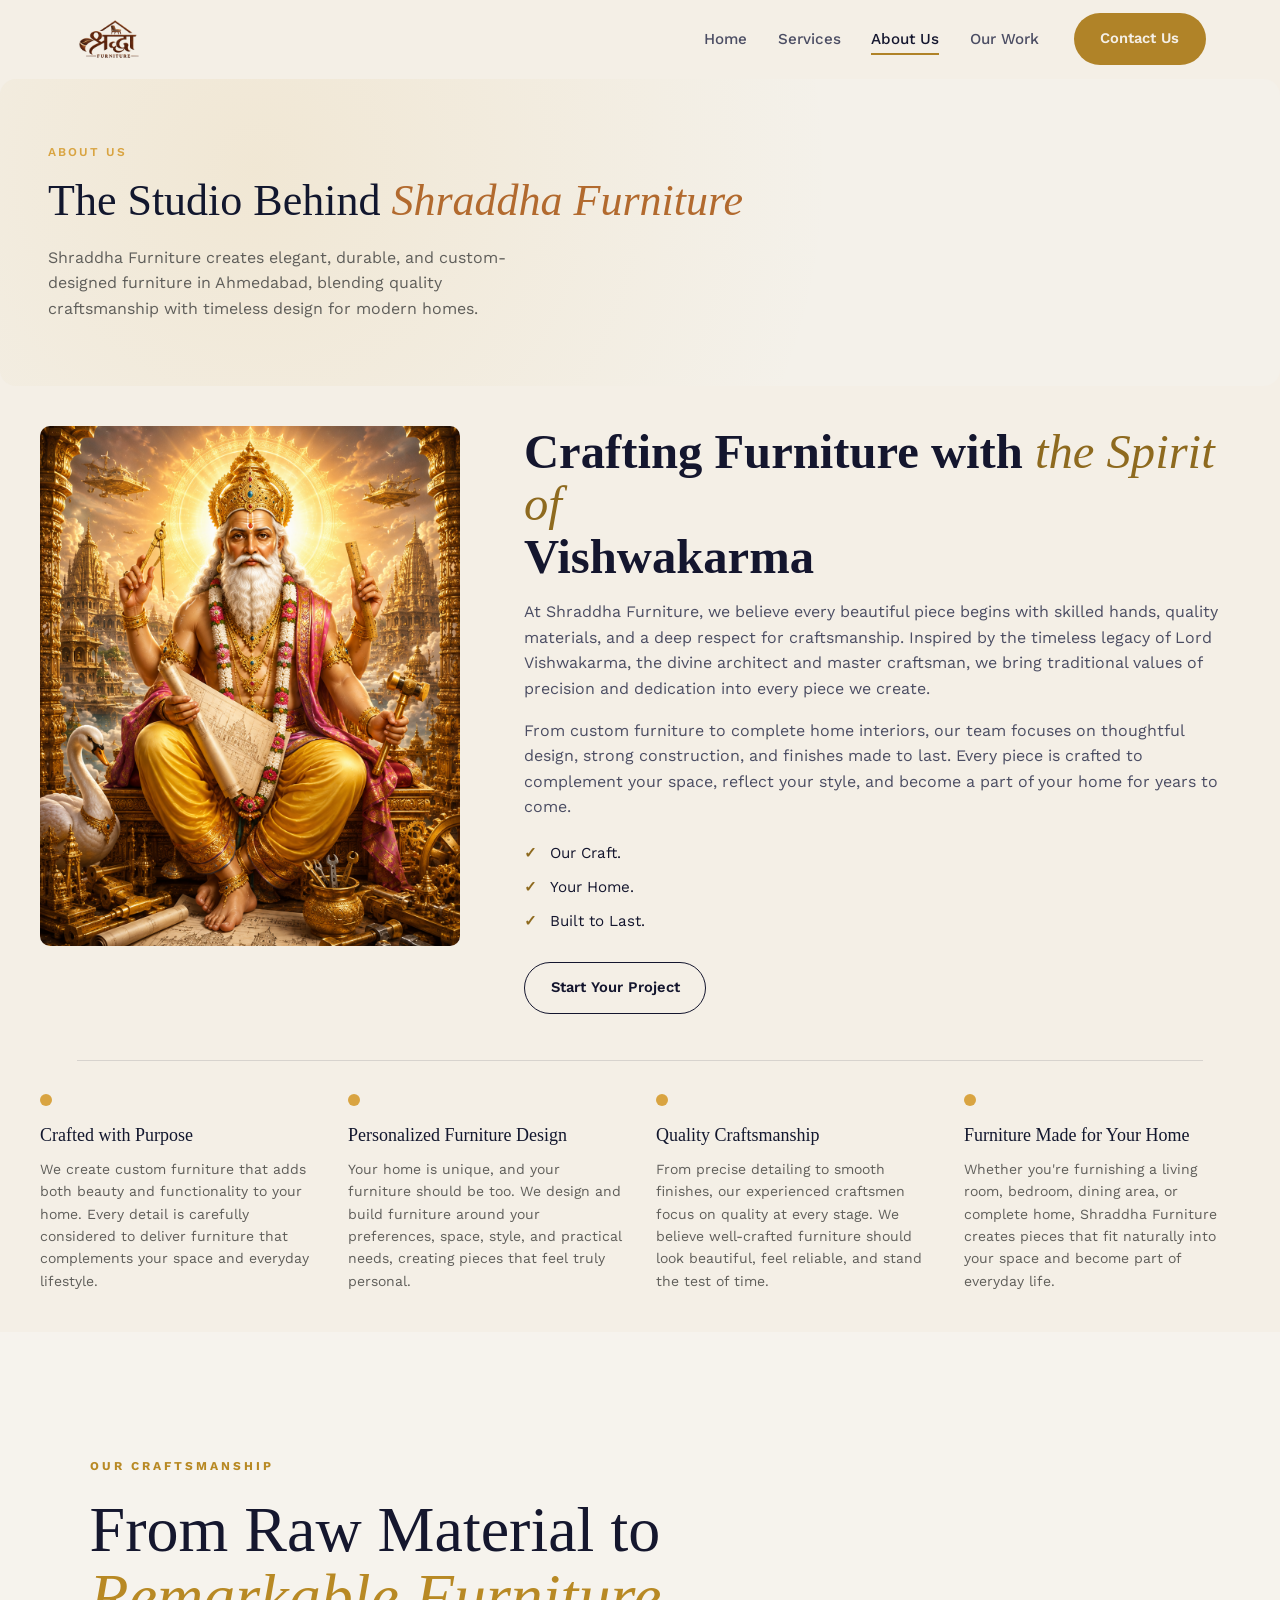
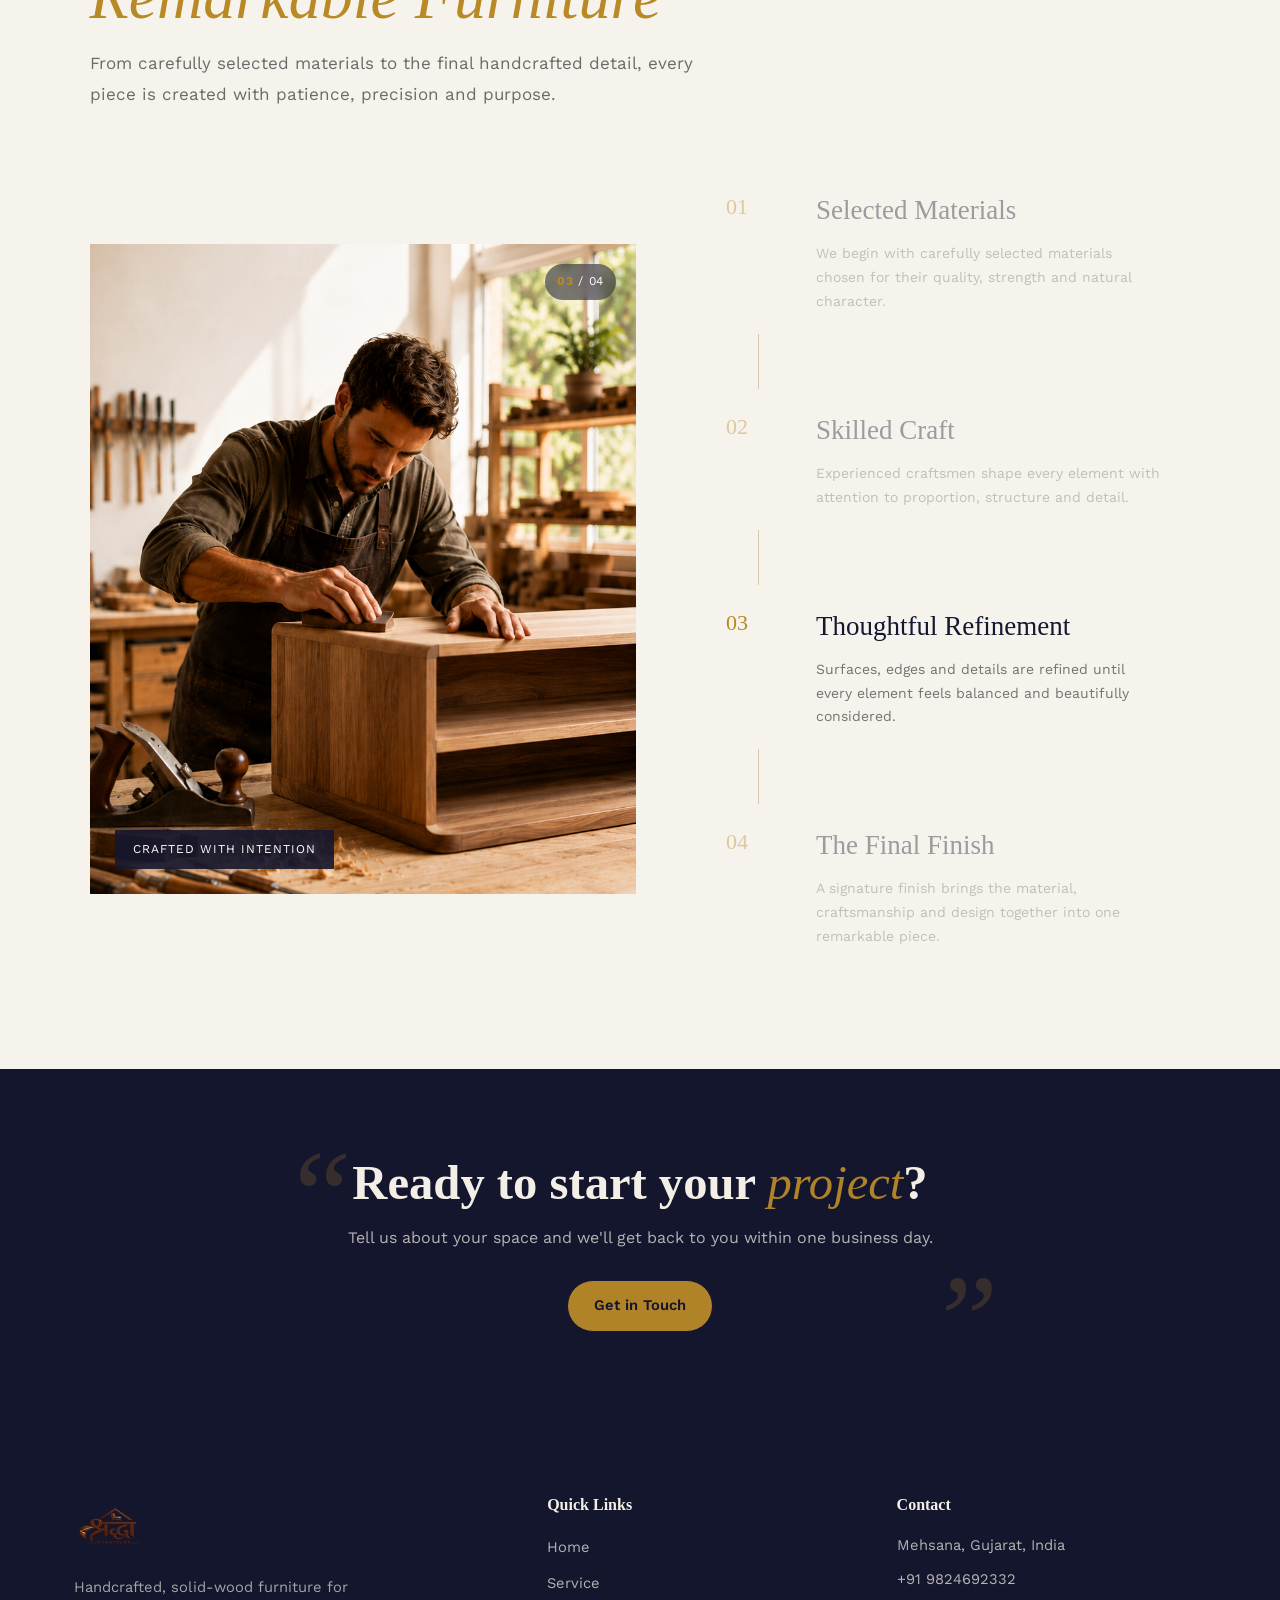
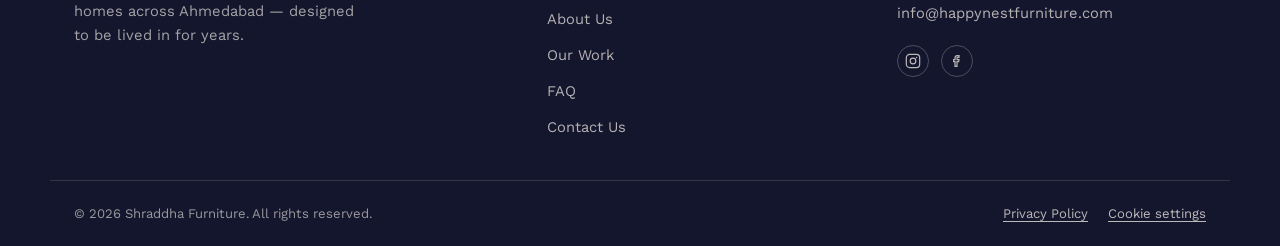
<file: about.html>
<!DOCTYPE html>
<html lang="en">
<head>
<meta charset="UTF-8">
<meta name="viewport" content="width=device-width, initial-scale=1.0">
<title>About Shraddha Furniture | Luxury Furniture Brand in Gujarat</title>
<meta name="description" content="Meet Shraddha Furniture — Gujarat's trusted luxury furniture showroom serving Mehsana & Ahmedabad. Discover our story, craftsmanship & passion. Visit us today!">
<link rel="icon" type="image/png" href="assets/logo.png">
<link rel="preconnect" href="https://fonts.googleapis.com">
<link rel="preconnect" href="https://fonts.gstatic.com" crossorigin>
<link href="https://fonts.googleapis.com/css2?family=Fraunces:opsz,wght@9..144,400;9..144,500;9..144,600;9..144,700&family=Work+Sans:wght@400;500;600&display=swap" rel="stylesheet"><link rel="stylesheet" href="css/style.css">
<link rel="stylesheet" href="css/style.css">
</head>
<body data-page="about">

<a class="skip-link" href="#main">Skip to content</a>
<!-- ===== HEADER / NAV ===== -->
<header class="site-header" id="siteHeader">
  <div class="header-inner">
    <a href="index.html" class="brand">
      <img src="assets/logo.png" alt="Happynest Furniture logo" class="brand-logo">
    </a>

    <nav class="main-nav" id="mainNav" aria-label="Primary">
      <ul>
        <li><a href="index.html" class="nav-link" data-page="home">Home</a></li>
        <li><a href="service.html" class="nav-link" data-page="service">Services</a></li>
        <li><a href="about.html" class="nav-link active-link" data-page="about">About Us</a></li>
        <li><a href="work.html" class="nav-link" data-page="work">Our Work</a></li>
      </ul>
      <a href="index.html#contact" class="btn btn-contact">Contact Us</a>
    </nav>

    <button class="nav-toggle" id="navToggle" aria-label="Open menu" aria-expanded="false" aria-controls="mainNav">
      <span></span><span></span><span></span>
    </button>
  </div>
</header>
<main id="main">

  <!-- ===== PAGE HEADER ===== -->
  <section class="about-section">
  <p class="about-section__eyebrow">About us</p>
  <h2 class="about-section__heading">The Studio Behind <em>Shraddha Furniture</em></h2>
  <p class="about-section__text">Shraddha Furniture creates elegant, durable, and custom-designed furniture in Ahmedabad, blending quality craftsmanship with timeless design for modern homes.</p>
  </section>
  <!-- ===== ABOUT ===== -->
  <section class="story-section">

    <div class="tilt-image">
  <img src="assets/lordvishwakarma.png" alt="Lord Vishwakarma" />
</div>
    

      <div class="about-copy reveal">
        <h2 class="display-lg">Crafting Furniture with<em> the Spirit of <br></em> Vishwakarma</h2>
        <p>At Shraddha Furniture, we believe every beautiful piece begins with skilled hands, quality materials, and a deep respect for craftsmanship. Inspired by the timeless legacy of Lord Vishwakarma, the divine architect and master craftsman, we bring traditional values of precision and dedication into every piece we create.</p>
        <p>From custom furniture to complete home interiors, our team focuses on thoughtful design, strong construction, and finishes made to last. Every piece is crafted to complement your space, reflect your style, and become a part of your home for years to come.</p>
        <ul class="check-list">
          <li>Our Craft.</li>
          <li>Your Home.</li>
          <li>Built to Last.</li>
        </ul>
        <a href="index.html#contact" class="btn btn-primary">Start Your Project</a>
      </div>
    </div>
  </section>
  <!-- ===== WHY US ===== -->
  <div class="timeline">
  <div class="timeline__line"></div>

  <div class="timeline__item">
    <span class="timeline__dot"></span>
    <h4 class="timeline__heading">Crafted with Purpose</h4>
    <p class="timeline__text">We create custom furniture that adds both beauty and functionality to your home. Every detail is carefully considered to deliver furniture that complements your space and everyday lifestyle.</p>
  </div>

  <div class="timeline__item">
    <span class="timeline__dot"></span>
    <h4 class="timeline__heading">Personalized Furniture Design</h4>
    <p class="timeline__text">Your home is unique, and your furniture should be too. We design and build furniture around your preferences, space, style, and practical needs, creating pieces that feel truly personal.</p>
  </div>

  <div class="timeline__item">
    <span class="timeline__dot"></span>
    <h4 class="timeline__heading">Quality Craftsmanship</h4>
    <p class="timeline__text">From precise detailing to smooth finishes, our experienced craftsmen focus on quality at every stage. We believe well-crafted furniture should look beautiful, feel reliable, and stand the test of time.</p>
  </div>

  <div class="timeline__item">
    <span class="timeline__dot"></span>
    <h4 class="timeline__heading">Furniture Made for Your Home</h4>
    <p class="timeline__text">Whether you're furnishing a living room, bedroom, dining area, or complete home, Shraddha Furniture creates pieces that fit naturally into your space and become part of everyday life.</p>
  </div>

</div>
  <!-- ===== CTA BANNER ===== -->
 <section class="craft-editorial">
  <div class="craft-editorial-header">
    <span>OUR CRAFTSMANSHIP</span>
    <h2>From Raw Material to <em>Remarkable Furniture</em></h2>
    <p>
      From carefully selected materials to the final handcrafted detail,
      every piece is created with patience, precision and purpose.
    </p>
  </div>

  <div class="craft-editorial-grid">

    <div class="craft-editorial-image" id="craftStage">
  <img src="assets/craft1.png"   alt="Selected materials"      class="stage-img is-active" data-step="1">
  <img src="assets/craft2.png"       alt="Skilled craft"           class="stage-img"            data-step="2">
  <img src="assets/craft3.png"  alt="Thoughtful refinement"   class="stage-img"            data-step="3">
  <img src="assets/craft4.png" alt="The final finish"      class="stage-img"            data-step="4">

  <div class="stage-count"><b id="craftCurrent">01</b> / 04</div>
  <div class="image-caption">Crafted with intention</div>
</div>

    <div class="craft-editorial-steps">

      <div class="editorial-step" data-step="1">
        <div class="editorial-number">01</div>
        <div>
          <h3>Selected Materials</h3>
          <p>
            We begin with carefully selected materials chosen for their
            quality, strength and natural character.
          </p>
        </div>
      </div>

      <div class="editorial-line"></div>

      <div class="editorial-step"  data-step="2">
        <div class="editorial-number">02</div>
        <div>
          <h3>Skilled Craft</h3>
          <p>
            Experienced craftsmen shape every element with attention
            to proportion, structure and detail.
          </p>
        </div>
      </div>

      <div class="editorial-line"></div>

      <div class="editorial-step" data-step="3">
        <div class="editorial-number">03</div>
        <div>
          <h3>Thoughtful Refinement</h3>
          <p>
            Surfaces, edges and details are refined until every element
            feels balanced and beautifully considered.
          </p>
        </div>
      </div>

      <div class="editorial-line"></div>

      <div class="editorial-step"  data-step="4">
        <div class="editorial-number">04</div>
        <div>
          <h3>The Final Finish</h3>
          <p>
            A signature finish brings the material, craftsmanship and
            design together into one remarkable piece.
          </p>
        </div>
      </div>

    </div>

  </div>
</section>

<section class="cta-banner">
    <div class="section-inner cta-inner reveal">
      <h2 class="display-lg">Ready to start your <em>project</em>?</h2>
      <p>Tell us about your space and we'll get back to you within one business day.</p>
      <a href="index.html#contact" class="btn btn-primary">Get in Touch</a>
    </div>
  </section>

<!-- ===== FOOTER ===== -->
<footer class="site-footer">
  <div class="section-inner footer-grid">
    <div class="footer-brand">
      <a href="index.html" class="brand">
        <img src="assets/logo.png" alt="Happynest Furniture logo" class="brand-logo">
      </a>
      <p>Handcrafted, solid-wood furniture for homes across Ahmedabad — designed to be lived in for years.</p>
    </div>

    <div class="footer-links">
      <h4>Quick Links</h4>
      <ul>
        <li><a href="index.html">Home</a></li>
        <li><a href="service.html">Service</a></li>
        <li><a href="about.html">About Us</a></li>
        <li><a href="work.html">Our Work</a></li>
        <li><a href="index.html#faq">FAQ</a></li>
        <li><a href="index.html#contact">Contact Us</a></li>
      </ul>
    </div>

    <div class="footer-contact">
      <h4>Contact</h4>
      <ul>
        <li>Mehsana, Gujarat, India</li>
        <li><a href="tel:+919824692332">+91 9824692332</a></li>
        <li><a href="mailto:hello@happynestfurniture.com">info@happynestfurniture.com</a></li>
      </ul>
      <div class="footer-social" aria-label="Social links">
  <a href="https://instagram.com/yourhandle" target="_blank" rel="noopener" aria-label="Instagram">
    <svg width="16" height="16" viewBox="0 0 24 24" fill="none" stroke="currentColor" stroke-width="1.8">
      <rect x="2" y="2" width="20" height="20" rx="5"/>
      <circle cx="12" cy="12" r="4.2"/>
      <circle cx="17.4" cy="6.6" r="1.1" fill="currentColor" stroke="none"/>
    </svg>
  </a>
  <a href="https://facebook.com/yourpage" target="_blank" rel="noopener" aria-label="Facebook">
    <svg width="16" height="16" viewBox="0 0 24 24" fill="none" stroke="currentColor" stroke-width="1.8">
      <path d="M15 4h-2.5A3.5 3.5 0 0 0 9 7.5V10H7v3h2v7h3v-7h2.5l.5-3H12V7.8c0-.7.3-1.1 1.1-1.1H15V4z"/>
    </svg>
  </a>
</div>
    </div>
  </div>

 <div class="footer-bottom section-inner">
  <span>© <span id="year"></span> Shraddha Furniture. All rights reserved.</span>
  <div class="footer-bottom-links">
    <a href="privacy-policy.html">Privacy Policy</a>
    <a href="#" id="cookieSettings">Cookie settings</a>
  </div>
</div>
</footer>

<button class="to-top" id="toTop" aria-label="Back to top">↑</button>

<script src="js/script.js"></script>
</body>
</html>
</file>
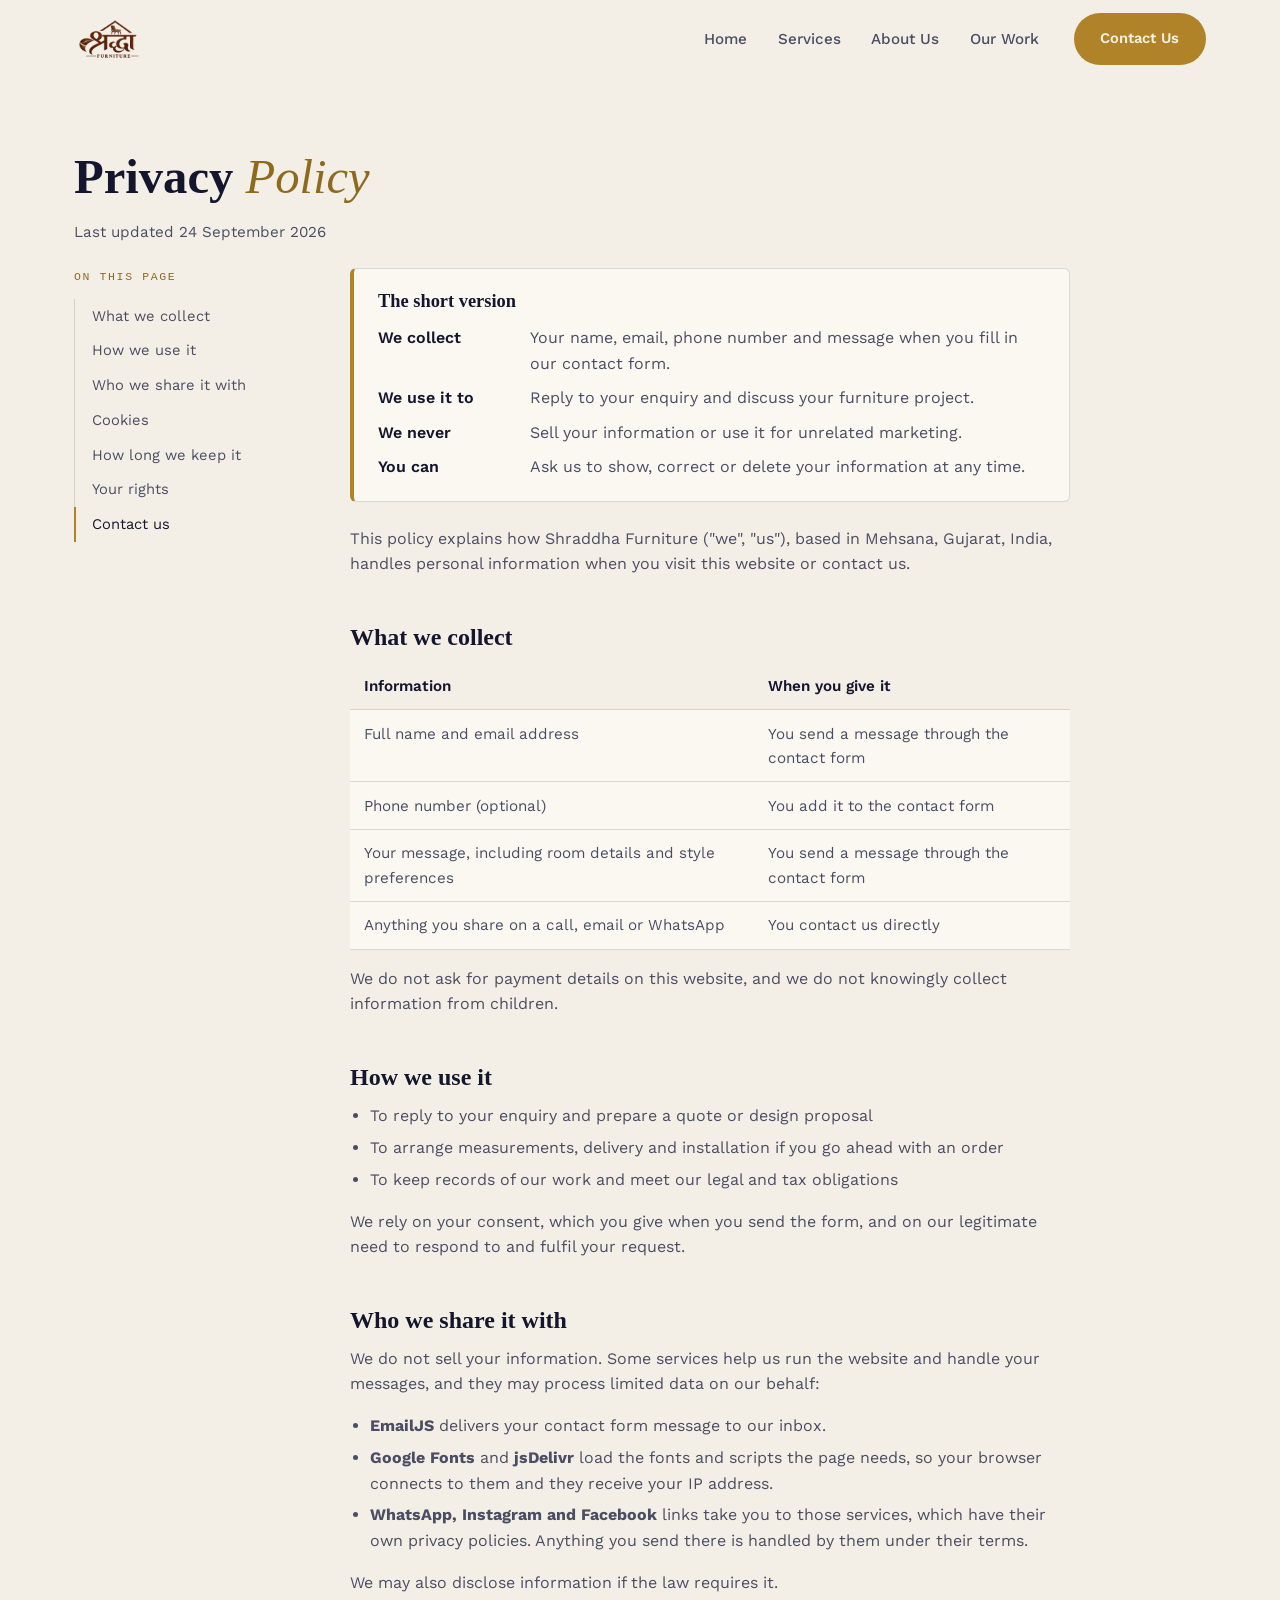
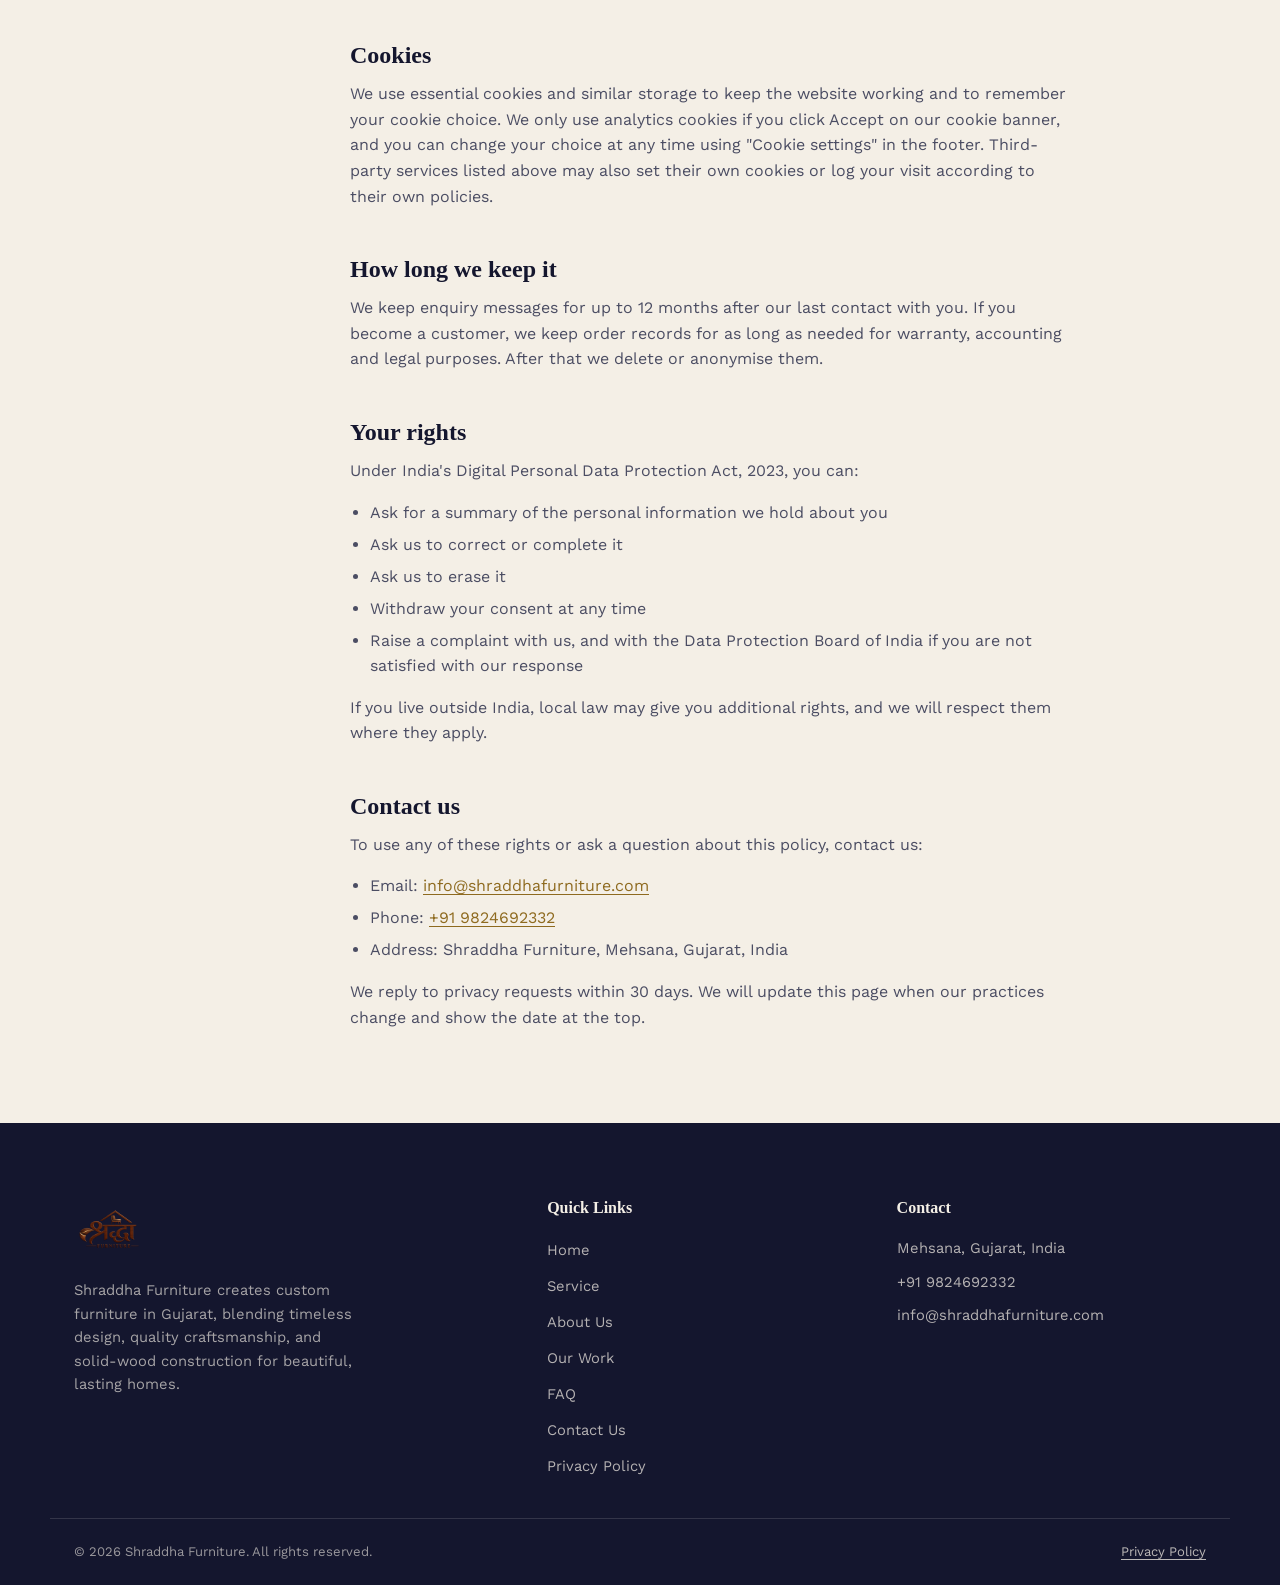
<file: privacy.html>
<!DOCTYPE html>
<html lang="en">
<head>
<meta charset="UTF-8">
<meta name="viewport" content="width=device-width, initial-scale=1.0">
<title>Privacy Policy | Shraddha Furniture</title>
<meta name="description" content="How Shraddha Furniture collects, uses and protects your personal information when you use our website or contact us.">
<link rel="icon" type="image/png" href="assets/logo.png">
<link rel="preconnect" href="https://fonts.googleapis.com">
<link rel="preconnect" href="https://fonts.gstatic.com" crossorigin>
<link href="https://fonts.googleapis.com/css2?family=Fraunces:opsz,wght@9..144,400;9..144,500;9..144,600;9..144,700&family=Work+Sans:wght@400;500;600&display=swap" rel="stylesheet">
<link rel="stylesheet" href="css/style.css">
</head>
<body data-page="privacy">

<a class="skip-link" href="#main">Skip to content</a>

<!-- ===== HEADER / NAV ===== -->
<header class="site-header" id="siteHeader">
  <div class="header-inner">
    <a href="index.html" class="brand">
      <img src="assets/logo.png" alt="Shraddha Furniture logo" class="brand-logo">
    </a>
    <div class="nav-backdrop"></div>
    <nav class="main-nav" id="mainNav" aria-label="Primary">
      <ul>
        <li><a href="index.html" class="nav-link" data-page="home">Home</a></li>
        <li><a href="service.html" class="nav-link" data-page="service">Services</a></li>
        <li><a href="about.html" class="nav-link" data-page="about">About Us</a></li>
        <li><a href="work.html" class="nav-link" data-page="work">Our Work</a></li>
      </ul>
      <a href="index.html#contact" class="btn btn-contact">Contact Us</a>
    </nav>

    <button class="nav-toggle" id="navToggle" aria-label="Open menu" aria-expanded="false" aria-controls="mainNav">
      <span></span><span></span><span></span>
    </button>
  </div>
</header>

<main id="main">
  <section class="policy-hero">
    <div class="section-inner">
      <h1 class="display-lg">Privacy <em>Policy</em></h1>
      <p class="updated">Last updated 24 September 2026</p>
    </div>
  </section>

  <div class="section-inner policy-layout">
    <aside class="policy-toc" aria-label="On this page">
      <p>On this page</p>
      <ul>
        <li><a href="#collect" class="on">What we collect</a></li>
        <li><a href="#use">How we use it</a></li>
        <li><a href="#share">Who we share it with</a></li>
        <li><a href="#cookies">Cookies</a></li>
        <li><a href="#keep">How long we keep it</a></li>
        <li><a href="#rights">Your rights</a></li>
        <li><a href="#contact-us">Contact us</a></li>
      </ul>
    </aside>

    <div class="policy-body">
      <section class="policy-summary" aria-labelledby="summary-h">
        <h2 id="summary-h">The short version</h2>
        <dl>
          <dt>We collect</dt><dd>Your name, email, phone number and message when you fill in our contact form.</dd>
          <dt>We use it to</dt><dd>Reply to your enquiry and discuss your furniture project.</dd>
          <dt>We never</dt><dd>Sell your information or use it for unrelated marketing.</dd>
          <dt>You can</dt><dd>Ask us to show, correct or delete your information at any time.</dd>
        </dl>
      </section>

      <p>This policy explains how Shraddha Furniture ("we", "us"), based in Mehsana, Gujarat, India, handles personal information when you visit this website or contact us.</p>

      <h2 id="collect">What we collect</h2>
      <div class="policy-table-wrap">
        <table class="policy-table">
          <thead>
            <tr><th>Information</th><th>When you give it</th></tr>
          </thead>
          <tbody>
            <tr><td>Full name and email address</td><td>You send a message through the contact form</td></tr>
            <tr><td>Phone number (optional)</td><td>You add it to the contact form</td></tr>
            <tr><td>Your message, including room details and style preferences</td><td>You send a message through the contact form</td></tr>
            <tr><td>Anything you share on a call, email or WhatsApp</td><td>You contact us directly</td></tr>
          </tbody>
        </table>
      </div>
      <p>We do not ask for payment details on this website, and we do not knowingly collect information from children.</p>

      <h2 id="use">How we use it</h2>
      <ul class="bullets">
        <li>To reply to your enquiry and prepare a quote or design proposal</li>
        <li>To arrange measurements, delivery and installation if you go ahead with an order</li>
        <li>To keep records of our work and meet our legal and tax obligations</li>
      </ul>
      <p>We rely on your consent, which you give when you send the form, and on our legitimate need to respond to and fulfil your request.</p>

      <h2 id="share">Who we share it with</h2>
      <p>We do not sell your information. Some services help us run the website and handle your messages, and they may process limited data on our behalf:</p>
      <ul class="bullets">
        <li><strong>EmailJS</strong> delivers your contact form message to our inbox.</li>
        <li><strong>Google Fonts</strong> and <strong>jsDelivr</strong> load the fonts and scripts the page needs, so your browser connects to them and they receive your IP address.</li>
        <li><strong>WhatsApp, Instagram and Facebook</strong> links take you to those services, which have their own privacy policies. Anything you send there is handled by them under their terms.</li>
      </ul>
      <p>We may also disclose information if the law requires it.</p>

      <h2 id="cookies">Cookies</h2>
<p>We use essential cookies and similar storage to keep the website working and to remember your cookie choice. We only use analytics cookies if you click Accept on our cookie banner, and you can change your choice at any time using "Cookie settings" in the footer. Third-party services listed above may also set their own cookies or log your visit according to their own policies.</p>
      <h2 id="keep">How long we keep it</h2>
      <p>We keep enquiry messages for up to 12 months after our last contact with you. If you become a customer, we keep order records for as long as needed for warranty, accounting and legal purposes. After that we delete or anonymise them.</p>

      <h2 id="rights">Your rights</h2>
      <p>Under India's Digital Personal Data Protection Act, 2023, you can:</p>
      <ul class="bullets">
        <li>Ask for a summary of the personal information we hold about you</li>
        <li>Ask us to correct or complete it</li>
        <li>Ask us to erase it</li>
        <li>Withdraw your consent at any time</li>
        <li>Raise a complaint with us, and with the Data Protection Board of India if you are not satisfied with our response</li>
      </ul>
      <p>If you live outside India, local law may give you additional rights, and we will respect them where they apply.</p>

      <h2 id="contact-us">Contact us</h2>
      <p>To use any of these rights or ask a question about this policy, contact us:</p>
      <ul class="bullets">
        <li>Email: <a href="mailto:info@shraddhafurniture.com">info@shraddhafurniture.com</a></li>
        <li>Phone: <a href="tel:+919824692332">+91 9824692332</a></li>
        <li>Address: Shraddha Furniture, Mehsana, Gujarat, India</li>
      </ul>
      <p>We reply to privacy requests within 30 days. We will update this page when our practices change and show the date at the top.</p>
    </div>
  </div>
</main>

<!-- ===== FOOTER ===== -->
<footer class="site-footer">
  <div class="section-inner footer-grid">
    <div class="footer-brand">
      <a href="index.html" class="brand">
        <img src="assets/logo.png" alt="Shraddha Furniture logo" class="brand-logo">
      </a>
      <p>Shraddha Furniture creates custom furniture in Gujarat, blending timeless design, quality craftsmanship, and solid-wood construction for beautiful, lasting homes.</p>
    </div>

    <div class="footer-links">
      <h4>Quick Links</h4>
      <ul>
        <li><a href="index.html">Home</a></li>
        <li><a href="service.html">Service</a></li>
        <li><a href="about.html">About Us</a></li>
        <li><a href="work.html">Our Work</a></li>
        <li><a href="index.html#faq">FAQ</a></li>
        <li><a href="index.html#contact">Contact Us</a></li>
        <li><a href="privacy-policy.html">Privacy Policy</a></li>
      </ul>
    </div>

    <div class="footer-contact">
      <h4>Contact</h4>
      <ul>
        <li>Mehsana, Gujarat, India</li>
        <li><a href="tel:+919824692332">+91 9824692332</a></li>
        <li><a href="mailto:info@shraddhafurniture.com">info@shraddhafurniture.com</a></li>
      </ul>
    </div>
  </div>

  <div class="footer-bottom section-inner">
    <span>© <span id="year"></span> Shraddha Furniture. All rights reserved.</span>
    <a href="privacy-policy.html">Privacy Policy</a>
  </div>
</footer>

<button class="to-top" id="toTop" aria-label="Back to top">↑</button>

<script src="js/script.js"></script>
<script src="js/privacy.js"></script>
</body>
</html>
</file>
<file: css/style.css>
/* ============================================================
   HAPPYNEST FURNITURE — design tokens
   ============================================================ */
:root{
  --ink: #14162E;
  --ink-soft: #4B4D63;
  --paper: #F4EFE6;
  --surface: #FBF8F2;
  --line: rgba(20,22,46,0.14);
  --brass: #B08328;
  --brass-dark: #8E6A1F;
  --sage: #74805F;
 
  --font-display: "Playfair Display", serif;
--font-body: "Work Sans", sans-serif;
  --font-mono: "JetBrains Mono", monospace;
 
  --max: 1180px;
  --radius: 6px;
  --ease: cubic-bezier(.22,.61,.36,1);
}
 
*, *::before, *::after{ box-sizing: border-box; }
html{ scroll-behavior: smooth; }
@media (prefers-reduced-motion: reduce){
  html{ scroll-behavior: auto; }
  *{ animation-duration: .001ms !important; animation-iteration-count: 1 !important; transition-duration: .001ms !important; }
}
 
 
body{
  margin:0;
  background: var(--paper);
  color: var(--ink);
  font-family: var(--font-body);
  font-size: 16px;
  line-height: 1.6;
  -webkit-font-smoothing: antialiased;
}
 
img{ max-width:100%; display:block; }
a{ color:inherit; text-decoration:none; }
ul{ list-style:none; margin:0; padding:0; }
button{ font-family:inherit; cursor:pointer; }
 
.skip-link{
  position:absolute; left:-999px; top:0; background:var(--ink); color:var(--paper);
  padding:.75rem 1.25rem; z-index:999; border-radius:0 0 var(--radius) 0;
}
.skip-link:focus{ left:0; }
 
:focus-visible{
  outline: 2px solid var(--brass);
  outline-offset: 3px;
}
 
.section-inner{ max-width: var(--max); margin:0 auto; padding: 0 1.5rem; }
 
.eyebrow{
  font-family: var(--font-mono);
  font-size: .75rem;
  letter-spacing: .14em;
  text-transform: uppercase;
  color: var(--brass-dark);
  margin: 0 0 .9rem;
}
 
.display-xl{
  font-family: var(--font-display);
  font-weight: 600;
  font-size: clamp(2.6rem, 5.8vw, 4.6rem);
  line-height: 1.02;
  letter-spacing: -.015em;
  margin: 0 0 1.2rem;
}
.display-lg{
  font-family: var(--font-display);
  font-weight: 600;
  font-size: clamp(2rem, 3.8vw, 3.1rem);
  line-height: 1.08;
  margin: 0 0 1rem;

}
.display-xl em, .display-lg em{
  font-style: italic;
  font-weight: 400;
  color: var(--brass-dark);
}
 
/* ============================================================
   BUTTONS
   ============================================================ */
.btn{
  display:inline-flex; align-items:center; justify-content:center;
  padding: .85rem 1.6rem;
  border-radius: 999px;
  font-weight: 600;
  font-size: .92rem;
  border: 1.5px solid transparent;
  transition: transform .25s var(--ease), background .25s var(--ease), color .25s var(--ease), border-color .25s var(--ease);
  white-space: nowrap;
}
.btn-primary{
  position: relative;
  overflow: hidden;
  z-index: 0;
  background: transparent;
  color: var(--ink);
  border-color: var(--ink);
}

.btn-primary::before{
  content: '';
  position: absolute;
  inset: 0;
  background: var(--ink);
  transform: scaleX(0);
  transform-origin: left;
  transition: transform .3s var(--ease);
  z-index: -1;
}

.btn-primary:hover{
  color: var(--paper);
  transform: translateY(-2px);
}

.btn-primary:hover::before{
  transform: scaleX(1);
}
.btn-ghost{ border-color: var(--ink); color: var(--ink); }
.btn-ghost:hover{ background: var(--ink); color: var(--paper); transform: translateY(-2px); }
.btn-contact{ background: var(--brass); color: var(--paper); }
.btn-contact:hover{ background: var(--brass-dark); transform: translateY(-2px); }
.btn-block{ width:100%; }
 
.learn-more-btn {
  display: inline-flex;
  align-items: center;
  gap: 8px;
  background: #1c1c2e;
  color: #fdfaf4;
  font-weight: 700;
  font-size: 15px;
  padding: 12px 24px;
  border-radius: 8px;
  text-decoration: none;
  transition: background 0.25s ease, transform 0.15s ease;
}
 
.learn-more-btn:hover {
  background: #a3792f;
  transform: translateY(-1px);
}

.btn-wrapper {
  display: flex;
  justify-content: center; /* centers the button horizontally */
  margin-top: 40px;        /* space above the button, away from the cards */
  margin-bottom: 20px;     /* optional space below it too */
}

.services-btn {
  display: inline-block;
  padding: 12px 24px;
  background-color: #8a6d1e; /* the gold/mustard tone from your text */
  color: #ffffff;
  font-weight: 600;
  font-size: 14px;
  text-decoration: none;
  border-radius: 6px;
  transition: background-color 0.2s ease;
}

.services-btn:hover {
  background-color: #6f5817; /* slightly darker on hover */
}

/* ============================================================
   HEADER / NAV
   ============================================================ */
.site-header{
  position: sticky; top:0; z-index: 100;
  border-bottom: 1px solid transparent;
  transition: border-color .3s var(--ease), box-shadow .3s var(--ease);
}
/* Blur/background moved to a pseudo-element so .site-header itself no longer
   establishes a containing block for position:fixed descendants (the mobile
   nav panel). backdrop-filter/filter/transform on an ancestor forces fixed
   children to size against THAT ancestor instead of the viewport, which was
   why the mobile menu collapsed to a tiny box instead of covering the screen. */
.site-header::before{
  content: "";
  position: absolute;
  inset: 0;
  background: rgba(244,239,230,.86);
  backdrop-filter: blur(10px);
  z-index: -1;
}
.site-header.is-scrolled{
  border-color: var(--line);
  box-shadow: 0 6px 24px rgba(20,22,46,.06);
}
.header-inner{
  max-width: var(--max); margin:0 auto; padding: 0 1.5rem;
  height: 78px;
  display:flex; align-items:center; justify-content:space-between; gap:1rem;
}
.brand{ display:flex; align-items:center; gap:.6rem; }
.brand-logo{ width: 68px; height:68px; object-fit:contain; flex-shrink: 0; }
.site-header{ overflow: visible; }
.brand-name{
  font-family: var(--font-display);
  font-weight: 600;
  font-size: 1.15rem;
  letter-spacing: -.01em;
}
.brand-name em{ font-style:normal; font-weight:400; color:var(--ink-soft); margin-left:.3rem; font-size:.85em; }
 
.main-nav{ display:flex; align-items:center; gap: 2.2rem; }
.main-nav ul{ display:flex; gap: 1.9rem; }
.nav-link{
  font-size: .95rem; font-weight:500; color: var(--ink-soft);
  position:relative; padding: .3rem 0;
  transition: color .2s var(--ease);
}
.nav-link::after{
  content:""; position:absolute; left:0; bottom:-2px; height:2px; width:0;
  background: var(--brass); transition: width .25s var(--ease);
}
.nav-link:hover, .nav-link.active-link{ color: var(--ink); }
.nav-link:hover::after, .nav-link.active-link::after{ width:100%; }
 
.nav-toggle{
  display:none; flex-direction:column; justify-content:center; gap:5px;
  width:38px; height:38px; background:none; border:none; padding:0;
}
.nav-toggle span{ display:block; height:2px; width:100%; background: var(--ink); transition: transform .3s var(--ease), opacity .3s var(--ease); }
.nav-toggle[aria-expanded="true"] span:nth-child(1){ transform: translateY(7px) rotate(45deg); }
.nav-toggle[aria-expanded="true"] span:nth-child(2){ opacity:0; }
.nav-toggle[aria-expanded="true"] span:nth-child(3){ transform: translateY(-7px) rotate(-45deg); }
 
/* ============================================================
   HERO
   ============================================================ */
.hero{ padding-top: clamp(2.5rem, 6vw, 5rem); overflow:hidden; }
.hero-inner{
  max-width: var(--max); margin:0 auto; padding: 0 1.5rem;
  display:grid; grid-template-columns: 1.05fr .95fr; gap: 3rem; align-items:center;
}
.hero-sub{ max-width: 46ch; color: var(--ink-soft); font-size:1.05rem; }
.hero-actions{ display:flex; gap:1rem; flex-wrap:wrap; margin: 1.8rem 0 2.6rem; }
 
.hero-stats{ display:flex; gap: 2.4rem; }
.hero-stats > div{ display:flex; flex-direction:column; }
.stat-num{ font-family: var(--font-display); font-size:1.6rem; font-weight:600; }
.stat-label{ font-size:.8rem; color: var(--ink-soft); }
 
.image-wrap {
    position: relative;
    overflow: hidden;
    border-radius: 12px;
}

.image-wrap img {
    display: block;
    width: 100%;
    transition: 
        transform 0.6s ease,
        filter 0.6s ease;
}

.image-wrap:hover img {
    transform: scale(1.04);
    filter: brightness(1.05);
}


.hero-visual{ position:relative; display:flex; justify-content:center; }
.hero-visual{
  flex-wrap: wrap;
}
.parallax-stage{
  flex-shrink: 0;
}
.hero-arch{ width:100%; max-width: 420px; height:auto; }
.hero-arch .draw{
  stroke-dasharray: 1400;
  stroke-dashoffset: 1400;
  animation: draw 2.2s var(--ease) .3s forwards;
}
@keyframes draw{ to{ stroke-dashoffset:0; } }
.visual-tag{
  position:absolute; bottom: 6%; right: 4%;
  font-family: var(--font-mono); font-size:.7rem; letter-spacing:.08em;
  background: var(--surface); border:1px solid var(--line);
  padding:.4rem .7rem; border-radius: 999px; color: var(--ink-soft);
}
 
.marquee{
  margin-top: clamp(3rem, 6vw, 5rem);
  border-top: 1px solid var(--line); border-bottom: 1px solid var(--line);
  padding: .9rem 0; overflow:hidden; background: var(--surface);
}
.marquee-track{
  display:flex; width:max-content; white-space:nowrap;
  font-family: var(--font-mono); font-size:.85rem; letter-spacing:.03em; color: var(--ink-soft);
  animation: scroll-left 26s linear infinite;
}
@keyframes scroll-left{ from{ transform: translateX(0); } to{ transform: translateX(-50%); } }
 /* ============================================================
   HERO — parallax depth
   ============================================================ */
.parallax-stage{
  position: relative;
  width: 100%;
  max-width: 460px;
  height: 480px;
}

.parallax-layer{
  position: absolute;
  border-radius: var(--radius);
  overflow: hidden;
  box-shadow: 0 30px 60px -15px rgba(20,22,46,0.35);
  transition: transform .2s ease-out;
  will-change: transform;
}
.parallax-layer img{
  width: 100%;
  height: 100%;
  object-fit: cover;
  display: block;
}
.parallax-cap{
  position: absolute;
  bottom: 0; left: 0; right: 0;
  padding: 14px 16px;
  background: linear-gradient(0deg, rgba(20,22,46,0.75), transparent);
  color: var(--surface);
  font-family: var(--font-mono);
  font-size: .75rem;
  letter-spacing: .04em;
}

/* three panes at increasing "height" off the page — the front pane
   moves the most under the cursor, the back pane barely moves */
.layer-back{
  width: 78%;
  height: 82%;
  top: 0;
  left: 0;
  z-index: 1;
}
.layer-mid{
  width: 58%;
  height: 56%;
  bottom: 0;
  right: 8%;
  z-index: 2;
  border: 6px solid var(--surface);
}
.layer-front{
  width: 36%;
  height: 40%;
  top: 4%;
  right: 0;
  z-index: 3;
  border: 6px solid var(--surface);
}

.parallax-stage .visual-tag{ z-index: 4; }

@media (max-width: 980px){
  .parallax-stage{ height: 420px; max-width: 380px; margin: 0 auto; }
}

@media (max-width: 640px){
  .parallax-stage{ height: 320px; max-width: 300px; }
  .parallax-cap{ font-size: .68rem; padding: 10px 12px; }
}

@media (prefers-reduced-motion: reduce){
  .parallax-layer{ transition: none; }
}

/* ============================================================
   REVEAL ON SCROLL
   ============================================================ */
.reveal{ opacity:0; transform: translateY(24px); transition: opacity .7s var(--ease), transform .7s var(--ease); }
.reveal.is-visible{ opacity:1; transform:none; }
 
/* ============================================================
   ABOUT
   ============================================================ */
.about{ padding: clamp(4rem,8vw,7rem) 0; }
.about-grid{ display:grid; grid-template-columns: .85fr 1.15fr; gap: 3.5rem; align-items:center; }
.about-visual{ position:relative; height: 480px; }
.about-frame{
  position:absolute; background: var(--surface); border:1px solid var(--line);
  border-radius: var(--radius); padding: 1.4rem; box-shadow: 0 20px 40px rgba(20,22,46,.08);
}
.about-section {
  position: relative;
  background:
    radial-gradient(circle at 20% 30%, rgba(217, 164, 65, 0.13), transparent 55%),
    #F4F1EA;
  border-radius: 16px;
  padding: 64px 48px;
  overflow: hidden;
}

.about-section__eyebrow {
  font-size: 12px;
  letter-spacing: 2px;
  color: #D9A441;
  font-weight: 600;
  margin: 0 0 14px;
  text-transform: uppercase;
}

.about-section__heading {
  font-family: Georgia, "Times New Roman", serif;
  font-size: 44px;
  font-weight: 500;
  color: #12172E;
  margin: 0 0 18px;
  line-height: 1.15;
}

.about-section__heading em {
  color: #B26A2E;
  font-style: italic;
}

.about-section__text {
  font-size: 16px;
  color: #5F5E5A;
  line-height: 1.6;
  margin: 0;
  max-width: 480px;
}

.offset-frame {
  position: relative;
  width: 300px;
  margin: 16px 0 0 0; /* top space for the backdrop to peek above */
}

.offset-frame__backdrop {
  position: absolute;
  top: 16px;
  left: 16px;
  width: 100%;
  height: 220px;
  background: #D9A441;
  border-radius: 10px;
}

.offset-frame__image {
  position: relative;
  display: block;
  width: 100%;
  height: 220px;
  object-fit: cover;
  border-radius: 10px;
}
.frame-a{ width:72%; top:0; left:0; z-index:2; padding:.6rem; }
.frame-b{ width:60%; bottom:0; right:0; z-index:1; padding:.5rem; }
.about-frame img{ width:100%; height:100%; object-fit:cover; border-radius: 3px; aspect-ratio: 4/3; display:block; }
.badge-years{
  position:absolute; top: 42%; left: 58%;
  background: var(--ink); color: var(--paper);
  width:96px; height:96px; border-radius:50%;
  display:flex; flex-direction:column; align-items:center; justify-content:center;
  font-family: var(--font-display); font-size:1.5rem; font-weight:600; z-index:3;
  box-shadow: 0 10px 26px rgba(20,22,46,.25);
}
.badge-years small{ font-family: var(--font-body); font-size:.6rem; font-weight:500; letter-spacing:.02em; }
.frame-a, .frame-b{ overflow:hidden; }
.about-frame img{ transition: filter .4s ease, transform .4s ease; }

.badge-years::after{
  content:'';
  position:absolute; inset:-6px;
  border-radius:50%;
  border:2px solid var(--brass-dark);
  opacity:0; transform:scale(.85);
  transition: opacity .4s ease, transform .4s ease;
}

.about-visual:hover .about-frame img{ filter: brightness(.85); transform: scale(1.03); }
.about-visual:hover .badge-years::after{ opacity:1; transform:scale(1); }
.about-copy p{ color: var(--ink-soft); }
.check-list{ margin: 1.3rem 0 1.8rem; display:flex; flex-direction:column; gap:.6rem; }
.check-list li{ padding-left: 1.6rem; position:relative; font-size:.95rem; }
.check-list li::before{
  content:"✓"; position:absolute; left:0; top:0; color: var(--brass-dark); font-weight:700;
}
 
.story-section {
  display: flex;
  gap: 64px;
  align-items: flex-start;
  padding: 40px; /* this is the key addition — gives space on all sides including the left */
}

.offset-frame {
  position: relative;
  width: 340px;
  flex: 0 0 340px;
  margin: 16px 0 0 40px; /* left value added here — 40px space from the edge */
}

.offset-frame__backdrop {
  position: absolute;
  top: 16px;
  left: 16px;
  width: 100%;
  height: 400px;
  background: #D9A441;
  border-radius: 10px;
}

.offset-frame__image {
  position: relative;
  display: block;
  width: 100%;
  height: 400px;
  object-fit: cover;
  border-radius: 10px;
}

.story-section__content {
  flex: 1;
  min-width: 0; /* prevents long text from forcing the row wider than the container */
}

.tilt-image {
  width: 420px;          /* was likely 220px — this is the main fix */
  flex: 0 0 420px;       /* locks it at that width so it can't shrink in the flex row */
  perspective: 800px;
}

.tilt-image img {
  display: block;
  width: 100%;
  height: 520px;         /* gives it real height instead of shrinking to fit content */
  object-fit: cover;
  border-radius: 10px;
  transform: rotateX(0deg) rotateY(0deg);
  transition: transform 0.15s ease-out;
  will-change: transform;
}

.timeline {
  position: relative;
  display: grid;
  grid-template-columns: repeat(4, 1fr);
  gap: 32px;
  padding: 40px;
}

.timeline__line {
  position: absolute;
  top: 46px;
  left: 6%;
  right: 6%;
  height: 1px;
  background: rgba(18, 23, 46, 0.13);
}

.timeline__item {
  position: relative;
}

.timeline__dot {
  display: block;
  width: 12px;
  height: 12px;
  border-radius: 50%;
  background: #D9A441;
  margin-bottom: 18px;
  position: relative;
  z-index: 1;
  transition: transform 0.25s ease, box-shadow 0.25s ease;
}

.timeline__item:hover .timeline__dot {
  transform: scale(1.3);
  box-shadow: 0 0 0 6px rgba(217, 164, 65, 0.2);
}

.timeline__heading {
  font-family: Georgia, "Times New Roman", serif;
  font-size: 19px;
  font-weight: 500;
  color: #12172E;
  margin: 0 0 10px;
  line-height: 1.3;
}

.timeline__text {
  font-size: 14px;
  color: #5F5E5A;
  line-height: 1.6;
  margin: 0;
}
.craft-editorial {
  background: #f6f3ed;
  padding: 120px 7%;
  color: #15172e;
}

.craft-editorial-header {
  max-width: 800px;
  margin-bottom: 80px;
}

.craft-editorial-header span {
  color: #b88924;
  font-size: 12px;
  letter-spacing: 3px;
  font-weight: 700;
}

.craft-editorial-header h2 {
  margin: 18px 0;
  font-family: Georgia, serif;
  font-size: clamp(42px, 5vw, 72px);
  line-height: 1.05;
  font-weight: 400;
}

.craft-editorial-header h2 em {
  color: #b88924;
  font-style: italic;
}

.craft-editorial-header p {
  max-width: 620px;
  color: #6b6a6a;
  font-size: 17px;
  line-height: 1.8;
}

.craft-editorial-grid {
  display: grid;
  grid-template-columns: 1fr 0.85fr;
  gap: 90px;
  align-items: center;
}

.craft-editorial-image {
  position: relative;
  height: 650px;
  overflow: hidden;
}

.craft-editorial-image img {
  width: 100%;
  height: 100%;
  object-fit: cover;
  display: block;
}

/* ---- sticky scroll-swap gallery ---- */
.craft-editorial-image {
  position: sticky;
  top: 100px;
}

.craft-editorial-image img.stage-img {
  position: absolute;
  inset: 0;
  width: 100%;
  height: 100%;
  object-fit: cover;
  opacity: 0;
  transform: scale(1.06);
  transition: opacity 900ms cubic-bezier(.22,.61,.36,1),
              transform 1400ms cubic-bezier(.22,.61,.36,1);
}

.craft-editorial-image img.stage-img.is-active {
  opacity: 1;
  transform: scale(1);
}

.stage-count {
  position: absolute;
  top: 20px;
  right: 20px;
  z-index: 5;
  font-size: 12px;
  letter-spacing: 0.06em;
  color: #fff;
  background: rgba(21, 23, 46, 0.55);
  backdrop-filter: blur(6px);
  padding: 8px 12px;
  border-radius: 20px;
}
.stage-count b { color: #b88924; font-weight: 700; }

.editorial-step {
  opacity: 0.4;
  transition: opacity 400ms ease;
}
.editorial-step.is-active {
  opacity: 1;
}


.image-caption {
  position: absolute;
  bottom: 25px;
  left: 25px;
  padding: 10px 18px;
  background: rgba(21, 23, 46, 0.9);
  color: #fff;
  font-size: 12px;
  letter-spacing: 1px;
  text-transform: uppercase;
}

.craft-editorial-steps {
  padding-right: 30px;
}

.editorial-step {
  display: grid;
  grid-template-columns: 65px 1fr;
  gap: 25px;
  align-items: start;
}

.editorial-number {
  font-family: Georgia, serif;
  color: #b88924;
  font-size: 22px;
}

.editorial-step h3 {
  margin: 0 0 10px;
  font-family: Georgia, serif;
  font-size: 27px;
  font-weight: 400;
}

.editorial-step p {
  margin: 0;
  color: #747273;
  font-size: 14px;
  line-height: 1.7;
}

.editorial-line {
  width: 1px;
  height: 55px;
  background: #d4c8ae;
  margin: 20px 0 20px 32px;
}

@media (max-width: 800px) {
  .craft-editorial {
    padding: 80px 25px;
  }

  .craft-editorial-grid {
    grid-template-columns: 1fr;
    gap: 60px;
  }

  .craft-editorial-image {
    position: sticky;
    top: 0;
  }

  .craft-editorial-steps {
    padding-right: 0;
  }
}


/* ============================================================
   SERVICES
   ============================================================ */
.services{ padding: clamp(4rem,8vw,7rem) 0; background: var(--surface); border-top:1px solid var(--line); border-bottom:1px solid var(--line); }
.section-head{ max-width: 640px; margin-bottom: 2.8rem; }
.section-sub{ color: var(--ink-soft); }
 
.service-grid{ display:grid; grid-template-columns: repeat(3, 1fr); gap: 1.4rem; }
.service-card{
  background: var(--paper); border:1px solid var(--line); border-radius: var(--radius);
  padding: 1.9rem; transition: transform .3s var(--ease), box-shadow .3s var(--ease), border-color .3s var(--ease);
}
.auto-scroll {
  width: 100%;
  overflow: hidden;
  border-radius: 10px;
}

.auto-scroll__track {
  display: flex;
  width: 300%; /* 100% × number of images */
  animation: auto-slide 9s infinite;
}

.auto-scroll__track img {
  flex: 0 0 33.333%; /* 100% ÷ number of images */
  width: 100%;
  height: 420px;
  object-fit: cover;
}

.auto-scroll__track:hover {
  animation-play-state: paused;
}

@keyframes auto-slide {
  0%, 28% { transform: translateX(0); }
  33%, 61% { transform: translateX(-33.333%); }
  66%, 94% { transform: translateX(-66.666%); }
  100% { transform: translateX(0); }
}
.auto-scroll {
  position: relative;
  width: 100%;
  overflow: hidden;
  border-radius: 10px;
}

.auto-scroll__track {
  display: flex;
  width: 300%;
  animation: auto-slide 9s infinite;
}

.auto-scroll__track img {
  flex: 0 0 33.333%;
  width: 100%;
  height: 420px;
  object-fit: cover;
  display: block;
}

.auto-scroll__heading {
  position: absolute;
  inset: 0;
  display: flex;
  align-items: center;
  justify-content: center;
  background: rgba(0, 0, 0, 0.4);
}

.auto-scroll__heading h3 {
  font-family: Georgia, "Times New Roman", serif;
  font-size: 32px;
  font-weight: 500;
  color: #F4F1EA;
  margin: 0;
  text-align: center;
  padding: 0 24px;
}

.auto-scroll__track:hover {
  animation-play-state: paused;
}

@keyframes auto-slide {
  0%, 28% { transform: translateX(0); }
  33%, 61% { transform: translateX(-33.333%); }
  66%, 94% { transform: translateX(-66.666%); }
  100% { transform: translateX(0); }
}
.auto-scroll {
  width: 100%;
  overflow: hidden;
  border-radius: 10px;
}

.auto-scroll__track {
  display: flex;
  width: 300%;
  animation: auto-slide 9s infinite;
}

.auto-scroll__track img {
  flex: 0 0 33.333%;
  width: 100%;
  height: 420px;
  object-fit: cover;
  display: block;
}

.auto-scroll__thumbs {
  display: flex;
  justify-content: center;
  gap: 10px;
  margin-top: 14px;
}

.thumb {
  width: 56px;
  height: 38px;
  object-fit: cover;
  border-radius: 6px;
  border: 2px solid transparent;
  opacity: 0.6;
  cursor: pointer;
  transition: opacity 0.2s ease;
}

.thumb--1 { animation: thumb1 9s infinite; }
.thumb--2 { animation: thumb2 9s infinite; }
.thumb--3 { animation: thumb3 9s infinite; }

@keyframes auto-slide {
  0%, 28% { transform: translateX(0); }
  33%, 61% { transform: translateX(-33.333%); }
  66%, 94% { transform: translateX(-66.666%); }
  100% { transform: translateX(0); }
}

@keyframes thumb1 {
  0%, 28% { border-color: #D9A441; opacity: 1; }
  33%, 100% { border-color: transparent; opacity: 0.6; }
}
@keyframes thumb2 {
  0%, 28% { border-color: transparent; opacity: 0.6; }
  33%, 61% { border-color: #D9A441; opacity: 1; }
  66%, 100% { border-color: transparent; opacity: 0.6; }
}
@keyframes thumb3 {
  0%, 61% { border-color: transparent; opacity: 0.6; }
  66%, 94% { border-color: #D9A441; opacity: 1; }
  95%, 100% { border-color: transparent; opacity: 0.6; }
}

.cards {
      display: grid;
      grid-template-columns: repeat(3, 1fr);
      gap: 28px;
    }

    .card {
      position: relative;
      height: 350px;
      overflow: hidden;
      border-radius: 8px;
      cursor: pointer;
    }

    .card img {
      width: 100%;
      height: 100%;
      object-fit: cover;
      display: block;
      transition: transform 0.6s ease;
    }

    /* Dark overlay */
    .card::after {
      content: "";
      position: absolute;
      inset: 0;
      background: linear-gradient(
        to top,
        rgba(0, 0, 0, 0.75),
        rgba(0, 0, 0, 0.05)
      );
      opacity: 0.8;
      transition: opacity 0.4s ease;
    }

    .card-content {
      position: absolute;
      z-index: 2;
      left: 30px;
      right: 30px;
      bottom: 30px;
      color: white;
      transform: translateY(20px);
      transition: transform 0.4s ease;
    }

    .card-content h2 {
      font-family: Georgia, serif;
      font-size: 26px;
      margin-bottom: 12px;
    }

    .card-content p {
      font-size: 15px;
      line-height: 1.6;
      opacity: 0;
      max-width: 400px;
      transform: translateY(15px);
      transition: all 0.4s ease;
    }

    .card-content span {
      display: inline-block;
      margin-top: 18px;
      font-size: 11px;
      letter-spacing: 2px;
      text-transform: uppercase;
      opacity: 0.8;
    }

    /* Hover */
    .card:hover img {
      transform: scale(1.08);
    }

    .card:hover::after {
      opacity: 1;
    }

    .card:hover .card-content {
      transform: translateY(0);
    }

    .card:hover .card-content p {
      opacity: 1;
      transform: translateY(0);
    }

    /* Tablet */
    @media (max-width: 900px) {
      .cards {
        grid-template-columns: repeat(2, 1fr);
      }
    }

    /* Mobile */
    @media (max-width: 600px) {
      body {
        padding: 15px;
      }

      .cards {
        grid-template-columns: 1fr;
      }

      .card {
        height: 320px;
      }
    }
.how-it-works {
  padding: 64px 40px;
}

.how-it-works__eyebrow {
  font-size: 12px;
  letter-spacing: 2px;
  color: #D9A441;
  font-weight: 600;
  margin: 0 0 14px;
  text-transform: uppercase;
  text-align: center;
}

.how-it-works__heading {
  font-family: Georgia, "Times New Roman", serif;
  font-size: 34px;
  font-weight: 500;
  color: #12172E;
  text-align: center;
  margin: 0 0 56px;
}

.how-it-works__heading em {
  color: #B26A2E;
  font-style: italic;
}

.timeline {
  position: relative;
  display: grid;
  grid-template-columns: repeat(4, 1fr);
  gap: 32px;
}

.timeline__line {
  position: absolute;
  top: 6px;
  left: 6%;
  right: 6%;
  height: 1px;
  background: rgba(18, 23, 46, 0.13);
}

.timeline__item {
  position: relative;
}

.timeline__dot {
  display: block;
  width: 12px;
  height: 12px;
  border-radius: 50%;
  background: #D9A441;
  margin-bottom: 18px;
  position: relative;
  z-index: 1;
  transition: transform 0.25s ease, box-shadow 0.25s ease;
}

.timeline__item:hover .timeline__dot {
  transform: scale(1.3);
  box-shadow: 0 0 0 6px rgba(217, 164, 65, 0.2);
}

.timeline__number {
  display: block;
  font-size: 12px;
  color: #D9A441;
  font-weight: 600;
  margin-bottom: 8px;
}

.timeline__item h4 {
  font-family: Georgia, "Times New Roman", serif;
  font-size: 18px;
  font-weight: 500;
  color: #12172E;
  margin: 0 0 10px;
  line-height: 1.3;
}

.timeline__item p {
  font-size: 14px;
  color: #5F5E5A;
  line-height: 1.6;
  margin: 0;
}


.service-card:hover{ transform: translateY(-6px); box-shadow: 0 18px 34px rgba(20,22,46,.09); border-color: var(--brass); }
.service-icon{ width:40px; height:40px; color: var(--brass-dark); margin-bottom: 1.1rem; }
.service-card h3{ font-family: var(--font-display); font-weight:600; font-size:1.15rem; margin: 0 0 .5rem; }
.service-card p{ color: var(--ink-soft); font-size:.92rem; margin: 0 0 1.1rem; }
.spec-tag{ font-family: var(--font-mono); font-size:.68rem; letter-spacing:.06em; color: var(--sage); }
 /* ===== MATERIALS / WOOD TYPES ===== */
.materials{ padding: clamp(3.5rem,7vw,5.5rem) 0; }

.materials-layout{
  display: grid;
  grid-template-columns: 300px 1fr;
  gap: 3rem;
  align-items: start;
  margin-top: 2.5rem;
}

.materials-tabs{ border-top: 1px solid var(--line); }

.materials-tab{
  display: block;
  width: 100%;
  text-align: left;
  background: none;
  border: none;
  border-bottom: 1px solid var(--line);
  padding: 1.1rem .25rem;
  cursor: pointer;
  font-family: var(--font-display);
  transition: background-color .25s var(--ease);
}

.materials-tab-index{
  font-family: var(--font-mono);
  font-size: .75rem;
  color: var(--brass-dark);
  display: block;
  margin-bottom: .35rem;
}

.materials-tab-name{
  font-size: 1.05rem;
  color: var(--ink);
}

.materials-tab.is-active{ background: rgba(176,131,40,0.08); }
.materials-tab.is-active .materials-tab-name{ font-weight: 600; }

.materials-tab:focus-visible{
  outline: 2px solid var(--brass);
  outline-offset: -2px;
}

.materials-panel{
  display: grid;
  grid-template-columns: 240px 1fr;
  gap: 2rem;
}
.materials-panel[hidden]{ display: none; }

.materials-swatch{
  aspect-ratio: 1 / 1;
  border-radius: var(--radius);
  position: relative;
  overflow: hidden;
  box-shadow: inset 0 0 0 1px rgba(0,0,0,0.06);
}
.materials-swatch::after{
  content:"";
  position:absolute; inset:0;
  background-image:
    repeating-linear-gradient(92deg, rgba(0,0,0,0.08) 0px, rgba(0,0,0,0.08) 1px, transparent 1px, transparent 9px),
    repeating-linear-gradient(92deg, rgba(255,255,255,0.05) 0px, rgba(255,255,255,0.05) 2px, transparent 2px, transparent 14px);
}

/* TEMP placeholder tones — swap for background-image: url(...) once real wood photos are ready */
.wood-sheesham{ background: linear-gradient(135deg, #7A3B22, #5E2A18); }
.wood-teak{     background: linear-gradient(135deg, #A9713D, #7E512A); }
.wood-mango{    background: linear-gradient(135deg, #D2B27C, #B08D57); }
.wood-acacia{   background: linear-gradient(135deg, #4A2E1C, #2E1C11); }

.materials-desc h3{
  font-family: var(--font-display);
  font-size: 1.4rem;
  font-weight: 600;
  color: var(--ink);
  margin: 0 0 .75rem;
}

.materials-desc p{
  color: var(--ink-soft);
  font-size: .95rem;
  line-height: 1.7;
  margin: 0 0 1rem;
  max-width: 42ch;
}

.materials-best{ font-size: .8rem; color: var(--ink); }
.materials-best span{ color: var(--ink-soft); }

@media (max-width: 800px){
  .materials-layout{ grid-template-columns: 1fr; }
  .materials-panel{ grid-template-columns: 1fr; }
}
/* ============================================================
   WHY US
   ============================================================ */
.why-us{ padding: clamp(3.5rem,7vw,5.5rem) 0; }
.why-grid{ display:grid; grid-template-columns: repeat(4,1fr); gap: 2rem; }
.why-index{ font-family: var(--font-mono); font-size:.8rem; color: var(--brass-dark); }
.why-item h3{ font-family: var(--font-display); font-size:1.15rem; font-weight:600; margin: .5rem 0 .5rem; }
.why-item p{ color: var(--ink-soft); font-size:.92rem; margin:0; }
 
/* ============================================================
   OUR WORK
   ============================================================ */
.work{ padding: clamp(4rem,8vw,7rem) 0; }
.work-filters{ display:flex; gap:.6rem; flex-wrap:wrap; margin-bottom: 2.2rem; }
.filter-btn{
  background:none; border:1.5px solid var(--line); color: var(--ink-soft);
  padding: .5rem 1.1rem; border-radius:999px; font-size:.85rem; font-weight:500;
  transition: all .25s var(--ease);
}
.filter-btn:hover{ border-color: var(--ink); color: var(--ink); }
.filter-btn.is-active{ background: var(--ink); border-color: var(--ink); color: var(--paper); }
 
.work-grid{ display:grid; grid-template-columns: repeat(4, 1fr); gap: 1.3rem; }
.work-card{
  border:1px solid var(--line); border-radius: var(--radius); overflow:hidden;
  background: var(--surface); transition: transform .3s var(--ease), box-shadow .3s var(--ease);
}
.work-card:hover{ transform: translateY(-6px); box-shadow: 0 18px 34px rgba(20,22,46,.1); }
.work-card.is-hidden{ display:none; }
.work-thumb{
  aspect-ratio: 4/3; position:relative;
  border-top-left-radius: 120px 60px; border-top-right-radius: 120px 60px;
  margin: 10px 10px 0; overflow:hidden; background: var(--line);
}
.work-thumb img{
  width:100%; height:100%; object-fit:cover;
  transition: transform .5s var(--ease);
}
.work-card:hover .work-thumb img{ transform: scale(1.06); }
.work-meta{ padding: 1rem 1.1rem 1.2rem; }
.work-meta h3{ font-family: var(--font-display); font-size: 1rem; font-weight:600; margin: 0 0 .25rem; }
.work-meta span{ font-family: var(--font-mono); font-size:.7rem; color: var(--ink-soft); letter-spacing:.03em; }
 /* =========================================
   OUR WORK SECTION
========================================= */

.our-work-section {
  width: 100%;
  padding: 110px 5vw;
  background: #f4f0e8;
  overflow: hidden;
}


/* =========================================
   SECTION HEADING
========================================= */

.our-work-heading {
  max-width: 700px;
  margin-bottom: 70px;
}

.eyebrow {
  display: inline-block;
  margin-bottom: 18px;

  font-family: Arial, sans-serif;
  font-size: 11px;
  letter-spacing: 3px;
  font-weight: 600;

  color: #ad7d20;
}

.our-work-heading h2 {
  margin: 0;

  font-family: Georgia, serif;
  font-size: clamp(38px, 5vw, 70px);
  line-height: 0.95;
  font-weight: 500;

  color: #15233b;
}

.our-work-heading p {
  max-width: 520px;
  margin-top: 25px;

  font-family: Arial, sans-serif;
  font-size: 16px;
  line-height: 1.7;

  color: #687080;
}


/* =========================================
   GRID
========================================= */

.work-grid {
  display: grid;

  grid-template-columns: repeat(2, minmax(0, 1fr));

  gap: 55px 35px;

  perspective: 1600px;
}


/* =========================================
   CARD
========================================= */

.work-card {
  position: relative;

  min-width: 0;

  perspective: 1200px;

  transform-style: preserve-3d;
}


/*
   The actual physical card
*/

.work-card-inner {
  position: relative;

  background: #f8f5ee;

  border: 1px solid rgba(40, 35, 25, 0.12);

  border-radius: 4px;

  overflow: hidden;

  transform-style: preserve-3d;

  transition:
    transform 0.7s cubic-bezier(.2,.75,.25,1),
    box-shadow 0.7s cubic-bezier(.2,.75,.25,1);

  box-shadow:
    0 12px 25px rgba(35, 29, 20, 0.06),
    0 2px 5px rgba(35, 29, 20, 0.04);
}


/*
   THE 3D LIFT
*/

.work-card:hover .work-card-inner {

  transform:
    translateY(-18px)
    rotateX(3deg)
    rotateY(-3deg)
    scale(1.015);

  box-shadow:
    0 45px 70px rgba(35, 29, 20, 0.17),
    0 18px 30px rgba(35, 29, 20, 0.10);
}


/* =========================================
   IMAGE
========================================= */

.work-image-wrap {
  cursor:zoom-in;
  position: relative;

  height: 420px;

  overflow: hidden;

  transform-style: preserve-3d;

  background: #ddd;
}


/*
   Image is its own depth layer
*/

.work-image-wrap img {
  position: relative;

  width: 100%;
  height: 100%;

  display: block;

  object-fit: cover;

  transform:
    translateZ(25px)
    scale(1.02);

  transition:
    transform 0.9s cubic-bezier(.2,.75,.25,1),
    filter 0.7s ease;
}


/*
   Image lifts more when card is hovered
*/

.work-card:hover .work-image-wrap img {
  transform:
    translateZ(45px)
    scale(1.07);

  filter: saturate(1.05) contrast(1.03);
}


/* =========================================
   DARK EDGE / DEPTH
========================================= */

.work-image-wrap::after {
  content: "";

  position: absolute;

  inset: 0;

  pointer-events: none;

  background:
    linear-gradient(
      to bottom,
      rgba(0,0,0,0.02),
      transparent 50%,
      rgba(0,0,0,0.20)
    );

  opacity: 0.65;

  transition: opacity 0.6s ease;
}

.work-card:hover .work-image-wrap::after {
  opacity: 0.35;
}


/* =========================================
   LIGHT SHEEN
========================================= */

.light-sheen {
  position: absolute;

  top: -50%;
  left: -80%;

  width: 55%;
  height: 200%;

  pointer-events: none;

  transform:
    rotate(22deg)
    translateZ(60px);

  background:
    linear-gradient(
      90deg,
      transparent 0%,
      rgba(255,255,255,0.03) 25%,
      rgba(255,255,255,0.30) 50%,
      rgba(255,255,255,0.03) 75%,
      transparent 100%
    );

  filter: blur(4px);

  opacity: 0;

  transition:
    left 1s cubic-bezier(.2,.75,.25,1),
    opacity 0.4s ease;
}

.work-card:hover .light-sheen {
  left: 140%;

  opacity: 1;
}


/* =========================================
   BRASS STAMP
========================================= */

.brass-stamp {
  position: absolute;

  right: 28px;
  bottom: 28px;

  width: 92px;
  height: 92px;

  display: flex;
  flex-direction: column;
  align-items: center;
  justify-content: center;

  border-radius: 50%;

  border: 1px solid rgba(183, 139, 45, 0.8);

  background:
    radial-gradient(
      circle at 35% 30%,
      #e5bd66,
      #b58324 45%,
      #7d5617 100%
    );

  color: #fffaf0;

  box-shadow:
    0 12px 20px rgba(38, 27, 10, 0.25),
    inset 0 1px 2px rgba(255,255,255,0.45);

  transform:
    translateZ(75px)
    rotate(-8deg);

  transition:
    transform 0.7s cubic-bezier(.2,.75,.25,1),
    box-shadow 0.7s ease;
}

.work-card:hover .brass-stamp {
  transform:
    translateZ(115px)
    translateY(-10px)
    rotate(3deg);

  box-shadow:
    0 25px 35px rgba(38, 27, 10, 0.35),
    inset 0 1px 2px rgba(255,255,255,0.5);
}

.brass-stamp span {
  font-family: Georgia, serif;

  font-size: 13px;

  letter-spacing: 2px;

  font-weight: 600;
}

.brass-stamp small {
  margin-top: 4px;

  font-family: Arial, sans-serif;

  font-size: 6px;

  letter-spacing: 2px;

  opacity: 0.85;
}


/* =========================================
   CONTENT
========================================= */

.work-content {
  position: relative;

  display: grid;

  grid-template-columns: 45px 1fr 45px;

  align-items: start;

  gap: 15px;

  padding: 28px 30px 32px;

  background: #f8f5ee;

  transform: translateZ(30px);
}


/* NUMBER */

.work-number {
  font-family: Georgia, serif;

  font-size: 13px;

  color: #ad7d20;

  padding-top: 5px;

  letter-spacing: 1px;
}


/* CATEGORY */

.work-category {
  display: block;

  margin-bottom: 9px;

  font-family: Arial, sans-serif;

  font-size: 10px;

  letter-spacing: 2.5px;

  font-weight: 600;

  color: #a77a26;
}


/* TITLE */

.work-content h3 {
  margin: 0;

  font-family: Georgia, serif;

  font-size: clamp(23px, 2.1vw, 31px);

  line-height: 1.15;

  font-weight: 500;

  color: #17233a;
}


/* META */

.work-meta {
  margin: 12px 0 0;

  font-family: Arial, sans-serif;

  font-size: 12px;

  line-height: 1.6;

  letter-spacing: 0.5px;

  color: #77746e;
}


/* =========================================
   ARROW
========================================= */

.work-arrow {
  width: 40px;
  height: 40px;

  display: flex;
  align-items: center;
  justify-content: center;

  border: 1px solid rgba(35, 45, 60, 0.18);

  border-radius: 50%;

  font-size: 20px;

  color: #17233a;

  transition:
    background 0.4s ease,
    color 0.4s ease,
    transform 0.5s ease;
}

.work-card:hover .work-arrow {
  background: #b48629;

  color: #fff;

  border-color: #b48629;

  transform:
    translateZ(55px)
    rotate(45deg);
}


/* =========================================
   TABLET
========================================= */

@media (max-width: 900px) {

  .our-work-section {
    padding: 85px 5vw;
  }

  .our-work-heading {
    margin-bottom: 50px;
  }

  .work-grid {
    grid-template-columns: repeat(2, minmax(0, 1fr));

    gap: 30px 22px;
  }

  .work-image-wrap {
    height: 300px;
  }

  .work-content {
    grid-template-columns: 35px 1fr;

    padding: 22px 20px 25px;
  }

  .work-arrow {
    display: none;
  }

  .brass-stamp {
    width: 72px;
    height: 72px;

    right: 18px;
    bottom: 18px;
  }

  .brass-stamp span {
    font-size: 10px;
  }

  .brass-stamp small {
    font-size: 5px;
  }

}


/* =========================================
   MOBILE
========================================= */

@media (max-width: 600px) {

  .our-work-section {
    padding: 70px 20px;
  }

  .our-work-heading {
    margin-bottom: 40px;
  }

  .our-work-heading h2 {
    font-size: 42px;
  }

  .our-work-heading p {
    font-size: 14px;
  }

  /*
     One card per row
  */

  .work-grid {
    grid-template-columns: 1fr;

    gap: 30px;
  }

  .work-image-wrap {
    height: 300px;
  }

  /*
     Smaller lift on mobile
  */

  .work-card:hover .work-card-inner {
    transform:
      translateY(-8px)
      rotateX(1deg)
      rotateY(-1deg)
      scale(1.01);
  }

  .work-content {
    grid-template-columns: 32px 1fr;

    padding: 22px 20px 25px;
  }

  .work-content h3 {
    font-size: 24px;
  }

  .work-meta {
    font-size: 11px;
  }

  .brass-stamp {
    width: 68px;
    height: 68px;

    right: 15px;
    bottom: 15px;
  }

}


/* =========================================
   SMALL MOBILE
========================================= */

@media (max-width: 380px) {

  .our-work-section {
    padding-left: 15px;
    padding-right: 15px;
  }

  .work-image-wrap {
    height: 260px;
  }

  .our-work-heading h2 {
    font-size: 36px;
  }

  .work-content h3 {
    font-size: 22px;
  }

}
 
.testimonials-section {
  background: var(--paper);
  padding: 80px 0;
  overflow: hidden;
}
 
.section-header {
  display: flex;
  flex-direction: column;
  align-items: center;
  text-align: center;
  margin-bottom: 48px;
  padding: 0 20px;
}
 
.section-label {
  font-size: 13px;
  letter-spacing: 2px;
  color: var(--brass);
  font-weight: 600;
  margin-bottom: 12px;
}
 
.section-title {
  font-size: clamp(1.9rem, 3.6vw, 2.9rem);
  font-family: var(--font-display);
  color: var(--ink);
}
 
.section-title em {
  color: var(--brass-dark);
  font-style: italic;
}
 
.view-all-link {
  font-size: 14px;
  text-decoration: underline;
  color: var(--ink);
  white-space: nowrap;
}

/* ===== COMPARISON: Us vs Mass-Produced ===== */
.comparison-section{ padding: clamp(4rem,8vw,7rem) 0; background: var(--surface); border-top:1px solid var(--line); border-bottom:1px solid var(--line); }

.comparison-table{
  max-width: 900px; margin: 3rem auto 0;
  display:grid; grid-template-columns:1fr auto 1fr; align-items:stretch; gap:0;
}
@media (max-width:700px){
  .comparison-table{ grid-template-columns:1fr; gap:1.2rem; }
  .comparison-divider{ display:none; }
}

.comparison-col{
  background: var(--paper); border:1px solid var(--line); border-radius: var(--radius);
  padding: 2rem;
}
.comparison-col--us{ border-color: var(--brass); box-shadow: 0 20px 40px rgba(20,22,46,.06); }

.comparison-col-head{ margin-bottom:1.4rem; padding-bottom:1rem; border-bottom:1px solid var(--line); }
.comparison-col-label{ font-family: var(--font-display); font-size:1.15rem; font-weight:600; color: var(--ink); }
.comparison-col--us .comparison-col-label{ color: var(--brass-dark); }

.comparison-list{ list-style:none; margin:0; padding:0; display:flex; flex-direction:column; gap:1rem; }
.comparison-list li{ display:flex; align-items:flex-start; gap:.7rem; font-family:var(--font-body); font-size:.95rem; color: var(--ink-soft); }
.comparison-col--us .comparison-list li{ color: var(--ink); }

.comparison-icon{
  flex-shrink:0; width:20px; height:20px; border-radius:50%;
  display:flex; align-items:center; justify-content:center;
  font-size:.7rem; font-weight:700; margin-top:.1rem;
}
.comparison-icon--no{ background: rgba(20,22,46,.08); color: var(--ink-soft); }
.comparison-icon--yes{ background: var(--brass); color: var(--paper); }

.comparison-divider{
  display:flex; align-items:center; justify-content:center;
  width:56px;
}
.comparison-divider span{
  width:40px; height:40px; border-radius:50%;
  background: var(--ink); color: var(--paper);
  display:flex; align-items:center; justify-content:center;
  font-family: var(--font-mono); font-size:.7rem; font-weight:700;
}

.comparison-cta{ text-align:center; margin-top:2.5rem; }
/* ============================================================
   FAQ
   ============================================================ */
.faq{ padding: clamp(4rem,8vw,7rem) 0; }
.faq-grid{ display:grid; grid-template-columns: .8fr 1.2fr; gap: 3.5rem; align-items:start; }
.faq-head{ position: sticky; top: 100px; }
.faq-head .section-sub{ margin-top: .8rem; }
 
.faq-list{ display:flex; flex-direction:column; }
.faq-item{ border-bottom: 1px solid var(--line); }
.faq-question{
  width:100%; display:flex; align-items:center; justify-content:space-between; gap:1rem;
  background:none; border:none; padding: 1.3rem 0; text-align:left;
  font-family: var(--font-display); font-size: 1.08rem; font-weight:500; color: var(--ink);
}
.faq-icon{
  position:relative; flex: 0 0 22px; width:22px; height:22px;
}
.faq-icon::before, .faq-icon::after{
  content:""; position:absolute; top:50%; left:50%; background: var(--brass-dark);
  transform: translate(-50%,-50%);
}
.faq-icon::before{ width:14px; height:2px; }
.faq-icon::after{ width:2px; height:14px; transition: transform .3s var(--ease); }
.faq-question[aria-expanded="true"] .faq-icon::after{ transform: translate(-50%,-50%) rotate(90deg) scale(0); }
 
.faq-answer{
  display:grid; grid-template-rows: 0fr; opacity:0; transition: grid-template-rows .35s var(--ease), opacity .3s var(--ease);
}
.faq-answer > p{ overflow:hidden; margin:0 0 1.3rem; color: var(--ink-soft); max-width: 60ch; }
.faq-item.is-open .faq-answer{ grid-template-rows: 1fr; opacity:1; }
.faq-answer{ overflow:hidden; }
 
/* ============================================================
   SUB-PAGE HEADER
   ============================================================ */
.page-header{
  padding: clamp(6.5rem,14vw,9.5rem) 0 clamp(3rem,6vw,4.5rem);
  border-bottom: 1px solid var(--line);
}
.page-header .hero-sub{ margin-top: .6rem; }
.page-header{ position: relative; overflow: hidden; }
.page-header-art{
  position: absolute;
  top: 50%; right: 2%;
  transform: translateY(-50%);
  color: var(--ink);
  opacity: .06;
  pointer-events: none;
}
 
/* ============================================================
   CTA BANNER
   ============================================================ */
.cta-banner{ background: var(--ink); padding: clamp(3.5rem,7vw,5.5rem) 0; }

.cta-inner{ max-width: 640px; text-align:center; margin:0 auto; }
.cta-inner .display-lg{ color: var(--paper); }
.cta-inner .display-lg em{ color: var(--brass); }
.cta-inner p{ color: rgba(244,239,230,.72); margin-bottom: 1.8rem; }
.cta-inner .btn-primary{ background: var(--brass); color: var(--ink); }
.cta-inner .btn-primary:hover{ background: var(--paper); }
.cta-box {
  position: relative;
  overflow: hidden;
  background: #12172E;
  border-radius: 16px;
  padding: 64px 32px;
  text-align: center;
}

.cta-box__sheen {
  position: absolute;
  top: -40%;
  left: -10%;
  width: 60%;
  height: 180%;
  background: rgba(217, 164, 65, 0.08);
  transform: rotate(20deg);
  pointer-events: none;
}

.cta-box__heading {
  position: relative;
  font-family: Georgia, "Times New Roman", serif;
  font-size: 40px;
  font-weight: 700;
  color: #F4F1EA;
  margin: 0 0 12px;
}

.cta-box__heading em {
  color: #D9A441;
  font-style: italic;
}

.cta-box__text {
  position: relative;
  font-size: 16px;
  color: #B8B6C9;
  margin: 0 0 28px;
}

.cta-button {
  background: #D9A441;
  color: #12172E;
  border: none;
  padding: 12px 28px;
  border-radius: 24px;
  font-size: 15px;
  font-weight: 600;
  cursor: pointer;
  box-shadow: 0 2px 6px rgba(217, 164, 65, 0.15);
  transform: translateY(0);
  transition: transform 0.2s ease, box-shadow 0.2s ease;
}

.cta-button:hover {
  transform: translateY(-3px);
  box-shadow: 0 10px 20px rgba(217, 164, 65, 0.35);
}

.cta-button:active {
  transform: translateY(-1px);
  box-shadow: 0 4px 10px rgba(217, 164, 65, 0.25);
}
.cta-banner{ position: relative; }
.cta-inner{ position: relative; }
.cta-inner::before,
.cta-inner::after{
  content:"“";
  position:absolute;
  font-family: var(--font-display);
  font-style: italic;
  font-size: 8rem;
  color: var(--brass);
  opacity: .22;
  line-height: 1;
  pointer-events:none;
}
.cta-inner::before{ top: -1.6rem; left: -2.4rem; }
.cta-inner::after{ content:"”"; bottom: -3.2rem; right: -2.4rem; }

@media (max-width: 620px){
  .cta-inner::before, .cta-inner::after{ display:none; }
}
 
/* ============================================================
   SECTION "VIEW ALL" LINK
   ============================================================ */
.section-head-row{
  display:flex; align-items:flex-end; justify-content:space-between; gap: 1.5rem; flex-wrap:wrap;
  margin-bottom: 2.8rem;
}
.section-head-row .section-head{ margin-bottom:0; }
.link-arrow{
  display:inline-flex; align-items:center; gap:.4rem;
  font-weight:600; font-size:.92rem; color: var(--ink);
  padding-bottom: 2px; border-bottom: 1.5px solid var(--ink);
  white-space: nowrap;
  transition: color .2s var(--ease), border-color .2s var(--ease), gap .2s var(--ease);
}
.link-arrow:hover{ color: var(--brass-dark); border-color: var(--brass-dark); gap:.65rem; }
 
.teaser-more{ text-align:center; margin-top: 2.4rem; }
 
@media (max-width: 720px){
  .section-head-row{ flex-direction:column; align-items:flex-start; }
}
 
/* ============================================================
   CONTACT
   ============================================================ */
.contact{ padding: clamp(4rem,8vw,7rem) 0; background: var(--surface); border-top:1px solid var(--line); }
.contact-grid{ display:grid; grid-template-columns: .9fr 1.1fr; gap: 3.5rem; }
.contact-info p{ color: var(--ink-soft); max-width: 44ch; }
.info-list{ margin-top: 2rem; display:flex; flex-direction:column; gap: 1.1rem; }
.info-list li{ display:flex; flex-direction:column; gap:.15rem; font-size:.98rem; }
.info-label{ font-family: var(--font-mono); font-size:.7rem; letter-spacing:.08em; text-transform:uppercase; color: var(--sage); }
.info-list a:hover{ color: var(--brass-dark); }
 
.contact-form{ background: var(--paper); border:1px solid var(--line); border-radius: var(--radius); padding: 2rem; }

.form-row{ margin-bottom: 1.2rem; display:flex; flex-direction:column; gap:.4rem; }
.form-row label{ font-size:.85rem; font-weight:600; }
.form-row input, .form-row textarea{
  font-family: var(--font-body); font-size: .95rem; padding: .75rem .9rem;
  border: 1.5px solid var(--line); border-radius: 4px; background: var(--surface); color: var(--ink);
  resize: vertical; transition: border-color .2s var(--ease);
}
.form-row input:focus, .form-row textarea:focus{ border-color: var(--brass); outline:none; }
.form-row.has-error input, .form-row.has-error textarea{ border-color: #B3432F; }
.field-error{ font-size:.78rem; color:#B3432F; min-height: 1em; }
.form-note{ margin: .9rem 0 0; font-size:.88rem; min-height: 1.2em; }
.form-note.success{ color: #4C6B3B; }
 .contact-form--accent{
  position: relative;
  padding: 2rem 1.75rem;
}

.contact-form-topline{
  position: absolute;
  top: 0; left: 1.75rem; right: 1.75rem;
  height: 2px;
  background: var(--brass);
  border-radius: 0 0 4px 4px;
}

.contact-form-eyebrow{
  font-size: .72rem;
  letter-spacing: .08em;
  text-transform: uppercase;
  color: var(--brass-dark);
  font-weight: 600;
  margin: .4rem 0 .3rem;
}

.contact-form-heading{
  font-size: 1.25rem;
  font-weight: 600;
  color: var(--ink);
  margin: 0 0 1.4rem;
}

.form-row-pair{
  display: grid;
  grid-template-columns: 1fr 1fr;
  gap: 1.2rem;
}

.form-row--underline input,
.form-row--underline textarea{
  width: 100%;
  box-sizing: border-box;
  padding: .75rem 0;
  border: none;
  border-bottom: 1px solid var(--line);
  border-radius: 0;
  background: transparent;
  font-size: .95rem;
  color: var(--ink);
  outline: none;
  font-family: inherit;
  resize: vertical;
  transition: border-color .25s var(--ease);
}

.form-row--underline input:focus,
.form-row--underline textarea:focus{
  border-color: var(--brass);
}

.form-row--underline{
  margin-bottom: 1.1rem;
}

.contact-form-trust{
  text-align: center;
  font-size: .78rem;
  color: var(--ink-soft);
  margin: .8rem 0 0;
}

@media (max-width: 480px){
  .form-row-pair{ grid-template-columns: 1fr; gap: 0; }
}

.whatsapp-float{
  position: fixed;
  left: 1.4rem;
  bottom: 1.4rem;
  z-index: 90;
  width: 52px;
  height: 52px;
  border-radius: 50%;
  background: #25D366;
  color: #fff;
  display: flex;
  align-items: center;
  justify-content: center;
  box-shadow: 0 10px 24px rgba(20,22,46,.25);
  transition: transform .25s var(--ease);
}
.whatsapp-float svg{
  width: 28px;
  height: 28px;
}
.whatsapp-float:hover{
  transform: translateY(-3px);
}

@media (max-width: 720px){
  .whatsapp-float{ width: 46px; height: 46px; left: 1rem; bottom: 1rem; }
  .whatsapp-float svg{ width: 24px; height: 24px; }
}
/* ============================================================
   FOOTER
   ============================================================ */
.site-footer{ background: var(--ink); color: var(--paper); padding-top: clamp(3rem,6vw,4.5rem); }
.site-footer .brand-name{ color: var(--paper); }
.site-footer .brand-name em{ color: rgba(244,239,230,.6); }
.footer-grid{ display:grid; grid-template-columns: 1.4fr 1fr 1fr; gap: 2.5rem; padding-bottom: 2.5rem; }
.footer-brand p{ color: rgba(244,239,230,.65); margin-top: 1rem; max-width: 32ch; font-size:.92rem; }
.footer-links h4, .footer-contact h4{ font-family: var(--font-display); font-weight:600; margin: 0 0 1rem; font-size:1rem; }
.footer-links ul, .footer-contact ul{ display:flex; flex-direction:column; gap:.65rem; }
.footer-links a, .footer-contact a{ color: rgba(244,239,230,.72); font-size:.92rem; transition: color .2s var(--ease); }
.footer-links a:hover, .footer-contact a:hover{ color: var(--brass); }
.footer-contact li{ color: rgba(244,239,230,.72); font-size:.92rem; }
 .footer-contact .footer-social{ margin-top: 1.2rem; }
.footer-bottom{
  display:flex; align-items:center; justify-content:space-between; flex-wrap:wrap; gap:1rem;
  border-top: 1px solid rgba(244,239,230,.14); padding: 1.4rem 1.5rem;
  font-size:.82rem; color: rgba(244,239,230,.6);
}
.footer-social{ display:flex; gap: .8rem; }
.footer-social a{
  width:32px; height:32px; border:1px solid rgba(244,239,230,.25); border-radius:50%;
  display:flex; align-items:center; justify-content:center; font-size:.7rem; color: rgba(244,239,230,.75);
  transition: all .2s var(--ease);
}
.footer-social a:hover{ border-color: var(--brass); transform: translateY(-2px); } 
.to-top{
  position:fixed; right: 1.4rem; bottom: 1.4rem; z-index: 90;
  width: 46px; height:46px; border-radius:50%; border:none;
  background: var(--ink); color: var(--paper); font-size:1.1rem;
  display:flex; align-items:center; justify-content:center;
  box-shadow: 0 10px 24px rgba(20,22,46,.25);
  opacity:0; visibility:hidden; transform: translateY(10px);
  transition: all .3s var(--ease);
}
.to-top.is-visible{ opacity:1; visibility:visible; transform:none; }
 
/* ============================================================
   RESPONSIVE
   ============================================================ */
@media (max-width: 980px){
  .hero-inner{ grid-template-columns: 1fr; }
  .hero-visual{ order:-1; width: 100%; }
  .about-grid, .contact-grid, .faq-grid{ grid-template-columns: 1fr; }
  .faq-head{ position: static; margin-bottom: .5rem; }
  .about-visual{ width: 100%; height: 320px; max-width: 380px; margin: 0 auto; }
  .service-grid{ grid-template-columns: repeat(2,1fr); }
  .why-grid{ grid-template-columns: repeat(2,1fr); }
  .work-grid{ grid-template-columns: repeat(2,1fr); }
  .footer-grid{ grid-template-columns: 1fr 1fr; }
  .footer-brand{ grid-column: 1 / -1; }
}
 
@media (max-width: 720px){
  .main-nav{
    position:fixed; top:0; right:0; bottom:0; width: min(78%, 320px);
    background: var(--paper);
    flex-direction:column; align-items:flex-start; padding: 6rem 1.8rem 2rem;
    transform: translateX(100%); transition: transform .35s var(--ease);
    gap: 2rem; z-index: 99; overflow-y: auto;
    box-shadow: -8px 0 32px rgba(20,22,46,.15);
  }
    .nav-backdrop{
    position: fixed; inset: 0; background: rgba(20,22,46,.45);
    opacity: 0; visibility: hidden; transition: opacity .35s var(--ease);
    z-index: 98;
  }
  .nav-backdrop.is-open{ opacity: 1; visibility: visible; }
  .main-nav.is-open{ transform: translateX(0); }
  .main-nav ul{ flex-direction:column; gap: 1.4rem; width:100%; }
  .nav-link{ font-size:1.1rem; }
  .nav-toggle{ display:flex; }
  .btn-contact{ width:100%; text-align:center; }
 
  .hero-stats{ gap: 1.4rem; flex-wrap:wrap; }
  .service-grid{ grid-template-columns: 1fr; }
  .why-grid{ grid-template-columns: 1fr; }
  .work-grid{ grid-template-columns: 1fr; }
  .footer-grid{ grid-template-columns: 1fr; }
  .footer-bottom{ flex-direction:column; align-items:flex-start; }
}


/* ============================================================
   RESPONSIVE — ABOUT / SERVICE PAGE SECTIONS
   (story-section, timeline, about-section, cta-box,
   how-it-works, auto-scroll, header-inner)
   ============================================================ */

/* ---------- Tablet: <=980px ---------- */
@media (max-width: 980px){
  .header-inner{ flex-wrap: wrap; }

  .about-section{ padding: 48px 32px; }
  .about-section__heading{ font-size: clamp(1.8rem, 5vw, 2.3rem); }
  .about-section__text{ max-width: 100%; }

  .story-section{
    flex-direction: column;
    gap: 2rem;
    padding: 32px 24px;
  }
  .tilt-image{
    width: 100%;
    flex: 1 1 auto;
    max-width: 480px;
    margin: 0 auto;
  }
  .tilt-image img{ height: 380px; }
  .story-section .about-copy{ width: 100%; }

  .timeline{
    grid-template-columns: repeat(2, 1fr);
    gap: 2rem 1.6rem;
    padding: 24px;
  }
  .timeline__line{ display: none; }

  .how-it-works{ padding: 48px 24px; }
  .how-it-works__heading{ font-size: clamp(1.6rem, 4vw, 2.1rem); margin-bottom: 2.5rem; }

  .cta-box{ padding: 48px 24px; }
  .cta-box__heading{ font-size: clamp(1.7rem, 4.5vw, 2.2rem); }

  .auto-scroll__track img{ height: 320px; }
  .auto-scroll__heading h3{ font-size: clamp(1.3rem, 4vw, 1.9rem); }
}

/* ---------- Mobile: <=720px ---------- */
@media (max-width: 720px){
  .about-section{ padding: 36px 20px; border-radius: 12px; }
  .about-section__heading{ font-size: clamp(1.5rem, 7vw, 1.9rem); }
  .about-section__text{ font-size: .95rem; }

  .story-section{ padding: 24px 16px; gap: 1.6rem; }
  .tilt-image img{ height: 260px; }
  .story-section .display-lg{ font-size: clamp(1.6rem, 6vw, 2rem); }

  .check-list{ margin: 1rem 0 1.4rem; }

  .timeline{
    grid-template-columns: 1fr;
    gap: 1.8rem;
    padding: 16px;
  }

  .how-it-works{ padding: 36px 16px; }
  .how-it-works__heading{ margin-bottom: 2rem; }

  .cta-box{ padding: 36px 18px; border-radius: 12px; }
  .cta-box__heading{ font-size: clamp(1.5rem, 8vw, 1.8rem); }
  .cta-box__text{ font-size: .95rem; }

  .auto-scroll__track img{ height: 220px; }
  .auto-scroll__heading h3{ font-size: 1.3rem; padding: 0 16px; }
  .auto-scroll__thumbs{ flex-wrap: wrap; }

  .cta-inner .display-lg{ font-size: clamp(1.6rem, 7vw, 2rem); }
}

/* ---------- Small mobile: <=420px ---------- */
@media (max-width: 420px){
  .brand-name{ font-size: 1rem; }
  .brand-name em{ display: block; margin-left: 0; }

  .about-section__heading{ font-size: 1.5rem; }
  .tilt-image img{ height: 220px; }

  .cta-box__heading{ font-size: 1.4rem; }
  .cta-button{ width: 100%; }
}

.work-zoom-hint {
  position: absolute;
  inset: 0;

  display: flex;
  align-items: center;
  justify-content: center;

  opacity: 0;
  pointer-events: none;

  background: linear-gradient(
    to top,
    rgba(20,22,46,0.35),
    rgba(20,22,46,0) 55%
  );

  transform: translateZ(50px);

  transition: opacity 0.4s ease;
}

.work-card:hover .work-zoom-hint {
  opacity: 1;
}

.work-zoom-hint span {
  font-family: var(--font-mono);
  font-size: 11px;
  letter-spacing: 0.14em;
  text-transform: uppercase;
  color: #fffaf0;

  padding: 10px 20px;
  border: 1px solid rgba(255, 250, 240, 0.75);
  border-radius: 999px;

  backdrop-filter: blur(2px);
  transform: translateY(10px);
  transition: transform 0.4s ease;
}

.work-card:hover .work-zoom-hint span {
  transform: translateY(0);
}

/* make the arrow act as an explicit "expand" trigger too */
.work-arrow { cursor: pointer; }

/* ---------- Lightbox overlay ---------- */
.lightbox-overlay {
  position: fixed;
  inset: 0;
  z-index: 999;

  display: flex;
  align-items: center;
  justify-content: center;

  padding: 40px;

  background: rgba(15, 14, 10, 0);
  opacity: 0;
  visibility: hidden;
  pointer-events: none;

  transition: background 0.4s var(--ease), opacity 0.4s var(--ease), visibility 0s linear 0.4s;
}

.lightbox-overlay.is-open {
  background: rgba(15, 14, 10, 0.92);
  opacity: 1;
  visibility: visible;
  pointer-events: auto;
  transition: background 0.4s var(--ease), opacity 0.4s var(--ease), visibility 0s linear 0s;
}

.lightbox-content {
  position: relative;

  max-width: min(1100px, 92vw);
  max-height: 86vh;

  display: flex;
  flex-direction: column;
  align-items: center;

  transform: scale(0.92) translateY(10px);
  opacity: 0;

  transition: transform 0.45s cubic-bezier(.2,.75,.25,1), opacity 0.4s ease;
}

.lightbox-overlay.is-open .lightbox-content {
  transform: scale(1) translateY(0);
  opacity: 1;
}

.lightbox-content img {
  max-width: 100%;
  max-height: 74vh;

  border-radius: 4px;
  box-shadow: 0 40px 90px rgba(0,0,0,0.55);
}

.lightbox-caption {
  margin-top: 18px;
  text-align: center;
  color: #fbf8f2;
}

.lightbox-caption .lb-category {
  display: block;
  margin-bottom: 6px;

  font-family: var(--font-mono);
  font-size: 10px;
  letter-spacing: 0.16em;
  text-transform: uppercase;
  color: var(--brass);
}

.lightbox-caption h3 {
  margin: 0;
  font-family: var(--font-display);
  font-size: clamp(19px, 2vw, 24px);
  font-weight: 500;
}

.lightbox-close {
  position: absolute;
  top: -50px;
  right: 0;

  width: 40px;
  height: 40px;

  display: flex;
  align-items: center;
  justify-content: center;

  border-radius: 50%;
  border: 1px solid rgba(251, 248, 242, 0.35);
  background: rgba(251, 248, 242, 0.06);

  color: #fbf8f2;
  font-family: var(--font-body);
  font-size: 22px;
  line-height: 1;

  cursor: pointer;
  transition: background 0.3s ease, transform 0.3s ease, border-color 0.3s ease;
}

.lightbox-close:hover {
  background: var(--brass);
  border-color: var(--brass);
  transform: rotate(90deg);
}

@media (max-width: 560px) {
  .lightbox-overlay { padding: 20px; }
  .lightbox-close { top: auto; bottom: -54px; right: 0; }
}
/* ============================================================
   PRIVACY POLICY PAGE
   ============================================================ */
.policy-hero{ padding: clamp(2.5rem, 6vw, 4.5rem) 0 1.5rem; }
.policy-hero .updated{ color: var(--ink-soft); margin: 0; font-size: .95rem; }

.policy-layout{
  display: grid;
  grid-template-columns: 220px minmax(0, 1fr);
  gap: 3.5rem;
  padding-bottom: clamp(3rem, 6vw, 5rem);
}

/* Side menu */
.policy-toc{ position: sticky; top: 100px; align-self: start; font-size: .92rem; }
.policy-toc p{
  font-family: var(--font-mono);
  font-size: .72rem;
  letter-spacing: .14em;
  text-transform: uppercase;
  color: var(--brass-dark);
  margin: 0 0 .8rem;
}
.policy-toc ul{ border-left: 1px solid var(--line); }
.policy-toc a{
  display: block;
  padding: .35rem 0 .35rem 1rem;
  margin-left: -1px;
  border-left: 2px solid transparent;
  color: var(--ink-soft);
  transition: color .2s var(--ease), border-color .2s var(--ease);
}
.policy-toc a:hover,
.policy-toc a.on{ color: var(--ink); border-left-color: var(--brass); }

/* Content */
.policy-body{ max-width: 720px; min-width: 0; }
.policy-body h2{
  font-family: var(--font-display);
  font-weight: 600;
  font-size: 1.5rem;
  line-height: 1.25;
  margin: 2.8rem 0 .7rem;
  scroll-margin-top: 100px;
}
.policy-body p,
.policy-body li{ color: var(--ink-soft); }
.policy-body p{ margin: 0 0 1rem; }
.policy-body ul.bullets{ list-style: disc; padding-left: 1.25rem; margin: 0 0 1rem; }
.policy-body ul.bullets li{ margin-bottom: .4rem; }
.policy-body a:not(.btn){
  color: var(--brass-dark);
  text-decoration: underline;
  text-underline-offset: 3px;
}

/* Summary box */
.policy-summary{
  background: var(--surface);
  border: 1px solid var(--line);
  border-left: 4px solid var(--brass);
  border-radius: var(--radius);
  padding: 1.3rem 1.5rem;
  margin-bottom: 1.5rem;
}
.policy-summary h2{ margin: 0 0 .8rem; font-size: 1.15rem; }
.policy-summary dl{ margin: 0; display: grid; grid-template-columns: 8.5rem 1fr; gap: .55rem 1rem; }
.policy-summary dt{ font-weight: 600; color: var(--ink); }
.policy-summary dd{ margin: 0; color: var(--ink-soft); }

/* Table */
.policy-table-wrap{ overflow-x: auto; margin: 0 0 1rem; }
.policy-table{
  border-collapse: collapse;
  width: 100%;
  min-width: 520px;
  background: var(--surface);
  font-size: .95rem;
}
.policy-table th,
.policy-table td{
  text-align: left;
  padding: .7rem .9rem;
  border-bottom: 1px solid var(--line);
  vertical-align: top;
}
.policy-table th{ font-weight: 600; color: var(--ink); background: var(--paper); }
.policy-table td{ color: var(--ink-soft); }

/* Footer privacy link */
.footer-bottom a{
  color: rgba(244,239,230,.75);
  text-decoration: underline;
  text-underline-offset: 3px;
}
.footer-bottom a:hover{ color: var(--brass); }

/* Mobile */
@media (max-width: 860px){
  .policy-layout{ grid-template-columns: 1fr; gap: 1.5rem; }
  .policy-toc{ position: static; }
  .policy-toc ul{ display: flex; flex-wrap: wrap; gap: .1rem 1.1rem; border-left: 0; }
  .policy-toc a{
    padding: .25rem 0;
    margin: 0;
    border-left: 0;
    border-bottom: 2px solid transparent;
  }
  .policy-toc a:hover,
  .policy-toc a.on{ border-bottom-color: var(--brass); }
  .policy-summary dl{ grid-template-columns: 1fr; gap: .1rem; }
  .policy-summary dd{ margin-bottom: .6rem; }
}
/* ============================================================
   COOKIE BANNER (bottom-left card)
   ============================================================ */
.cookie-banner{
  position: fixed;
  left: 1.4rem;
  bottom: 6rem;                 /* sits above the WhatsApp button */
  z-index: 200;
  width: min(360px, calc(100% - 2.8rem));
  display: flex;
  flex-direction: column;
  gap: 1.1rem;
  padding: 1.35rem 1.4rem;
  background: var(--surface);
  color: var(--ink);
  border: 1px solid var(--line);
  border-top: 3px solid var(--brass);
  border-radius: var(--radius);
  box-shadow: 0 18px 48px rgba(20,22,46,.18);
  animation: cookieIn .45s var(--ease) both;
}
.cookie-banner[hidden]{ display: none; }

.cookie-title{
  font-family: var(--font-display);
  font-weight: 600;
  font-size: 1.05rem;
  line-height: 1.3;
  margin: 0 0 .4rem;
}
.cookie-text p{
  margin: 0;
  font-size: .9rem;
  line-height: 1.55;
  color: var(--ink-soft);
}
.cookie-text a{
  color: var(--brass-dark);
  text-decoration: underline;
  text-underline-offset: 3px;
}
.cookie-actions{
  display: flex;
  gap: .75rem;
}
.cookie-actions .btn{
  flex: 1;
  justify-content: center;
  text-align: center;
  padding: .7rem 1rem;
  font-size: .9rem;
}

.footer-bottom-links{ display: flex; gap: 1.25rem; flex-wrap: wrap; }
.footer-bottom-links a{
  color: rgba(244,239,230,.75);
  text-decoration: underline;
  text-underline-offset: 3px;
}
.footer-bottom-links a:hover{ color: var(--brass); }

@keyframes cookieIn{
  from{ opacity: 0; transform: translateX(-24px); }
  to{ opacity: 1; transform: translateX(0); }
}

@media (max-width: 720px){
  .cookie-banner{
    left: 1rem;
    bottom: 5rem;               /* above the smaller mobile WhatsApp button */
    width: calc(100% - 2rem);
    padding: 1.15rem 1.15rem;
  }
}
</file>
